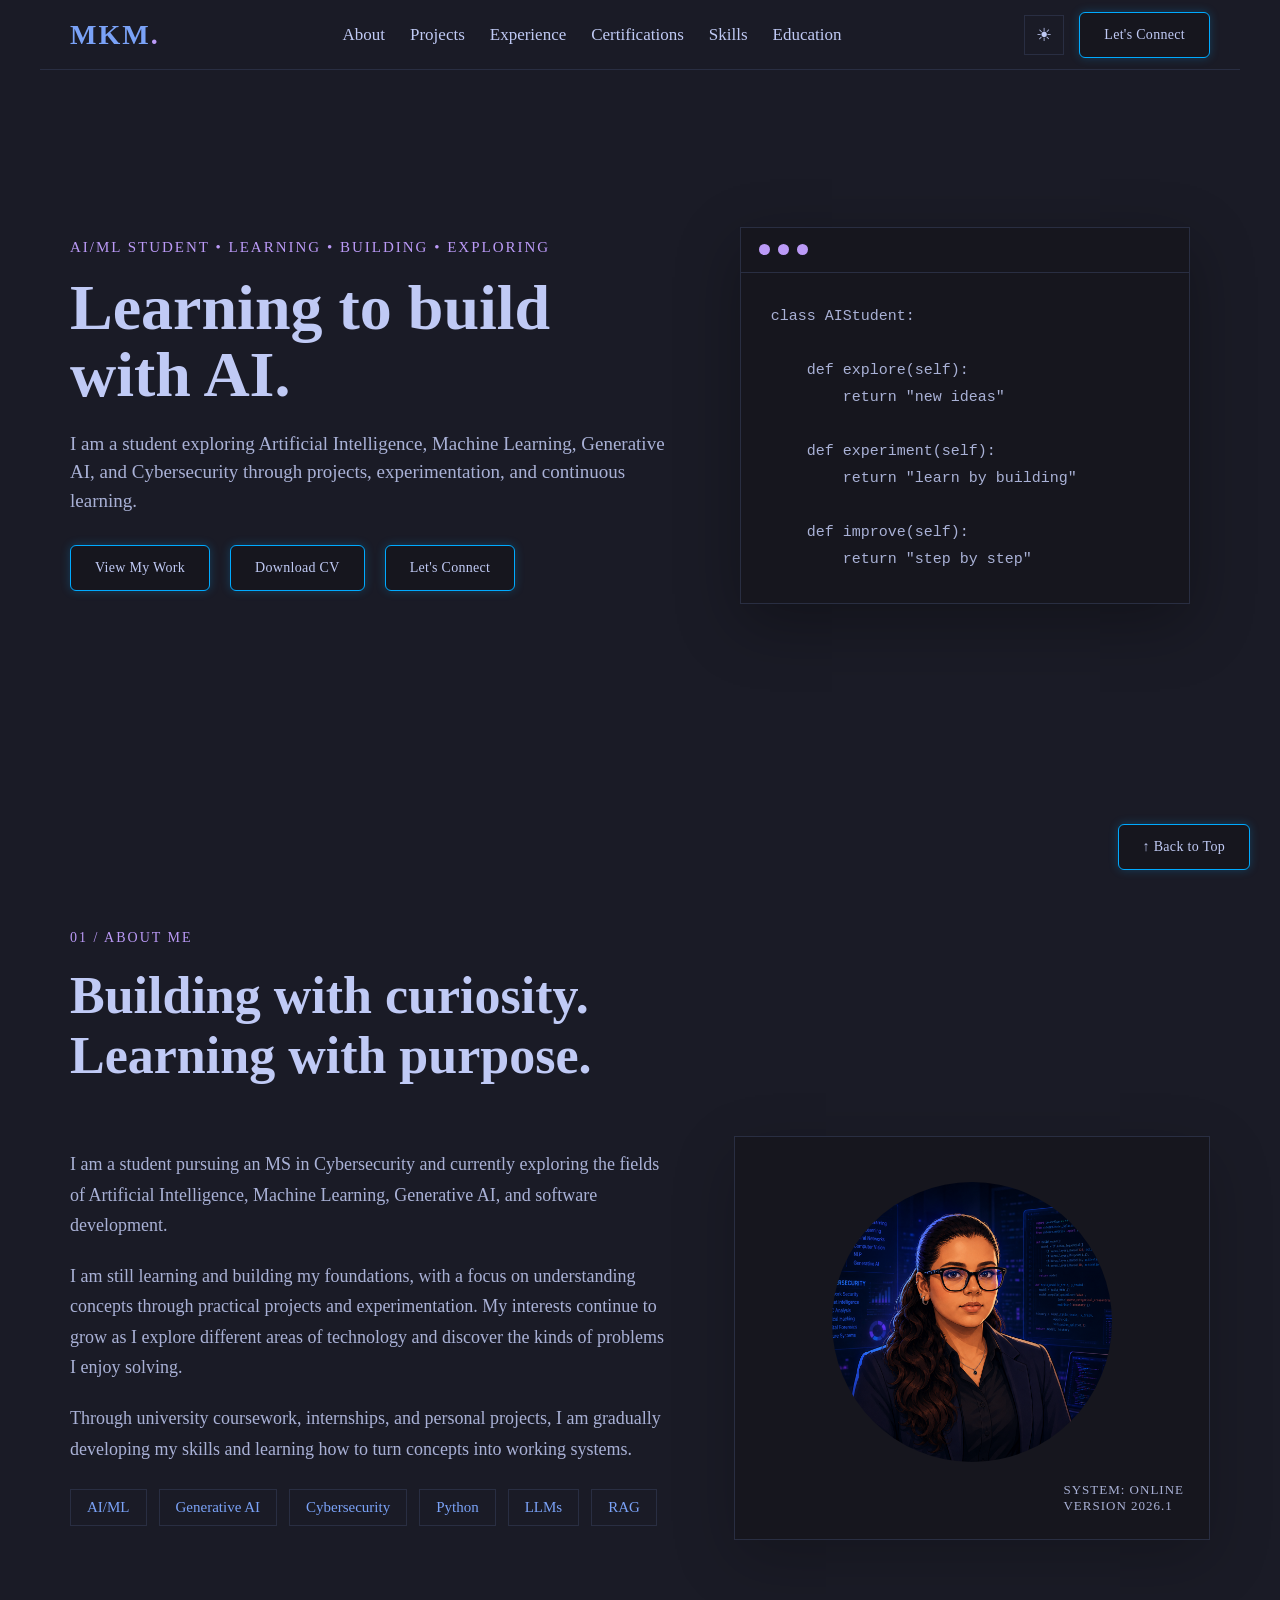
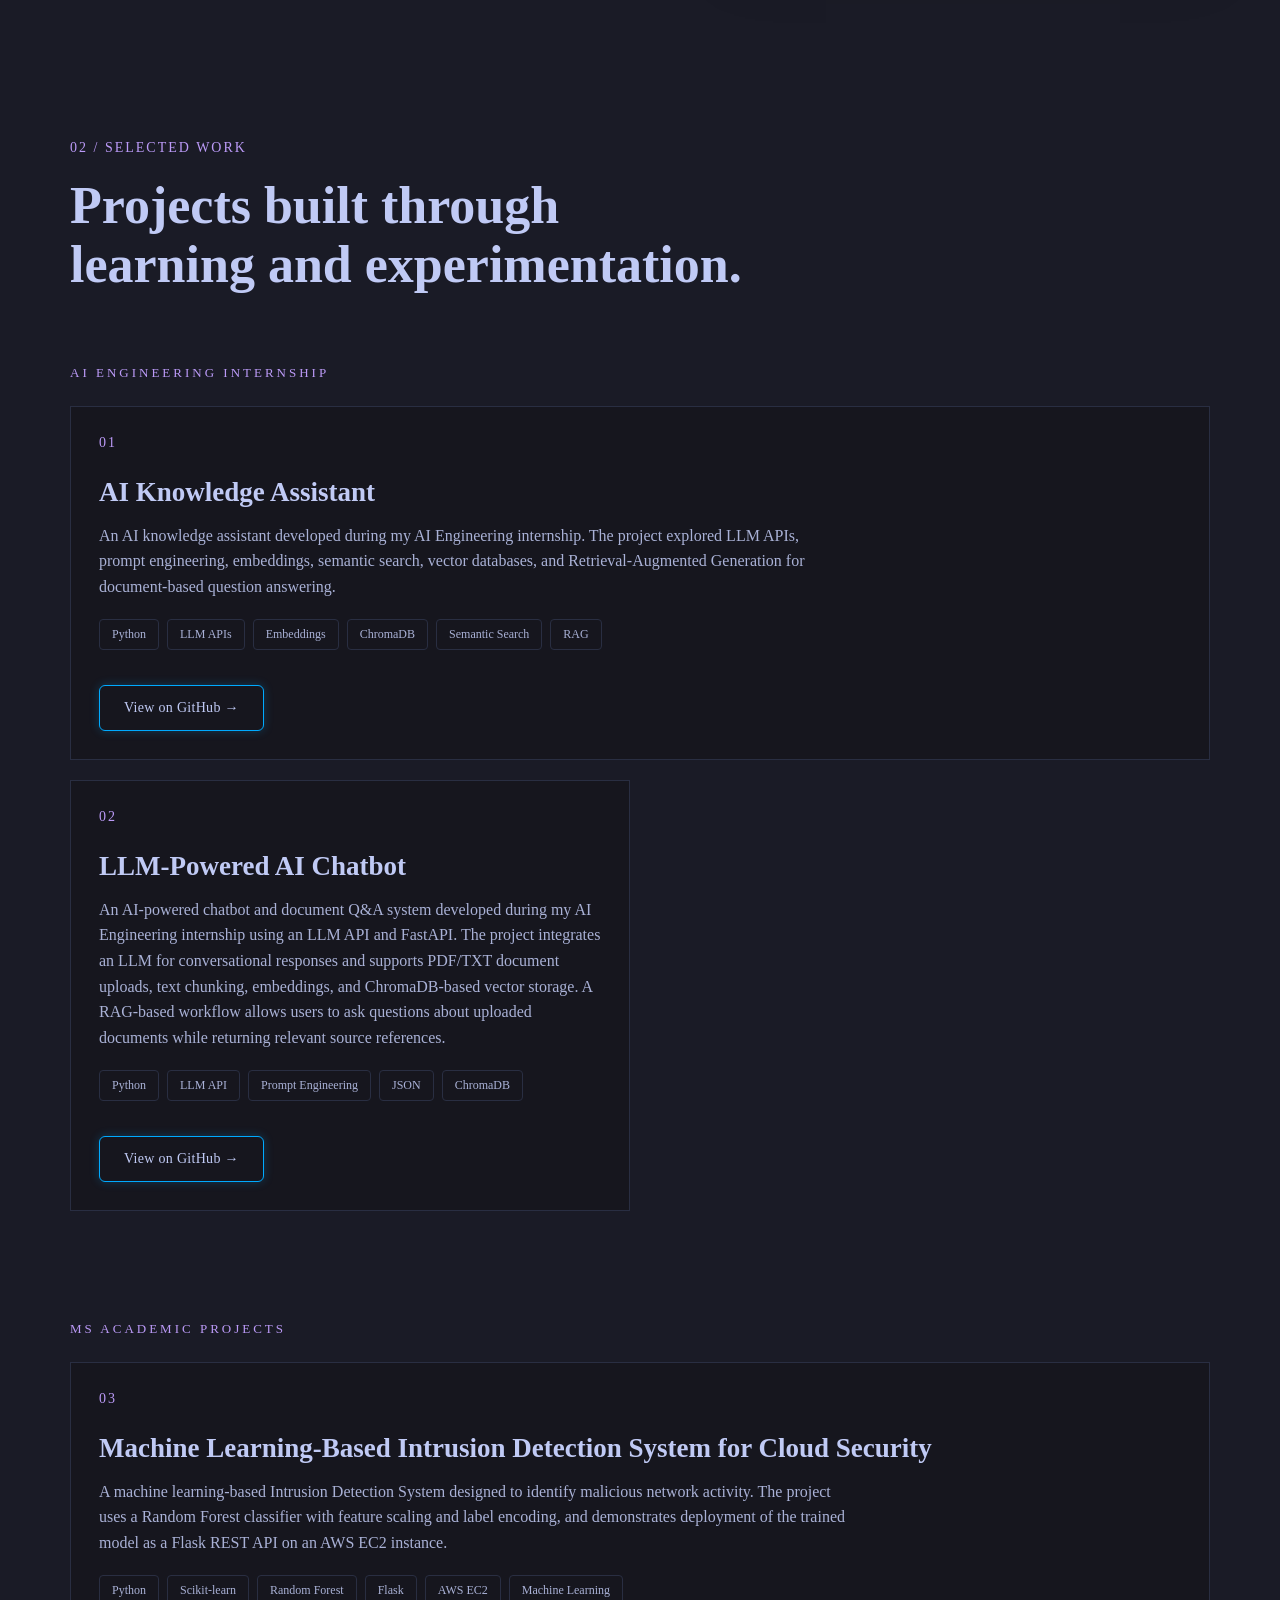
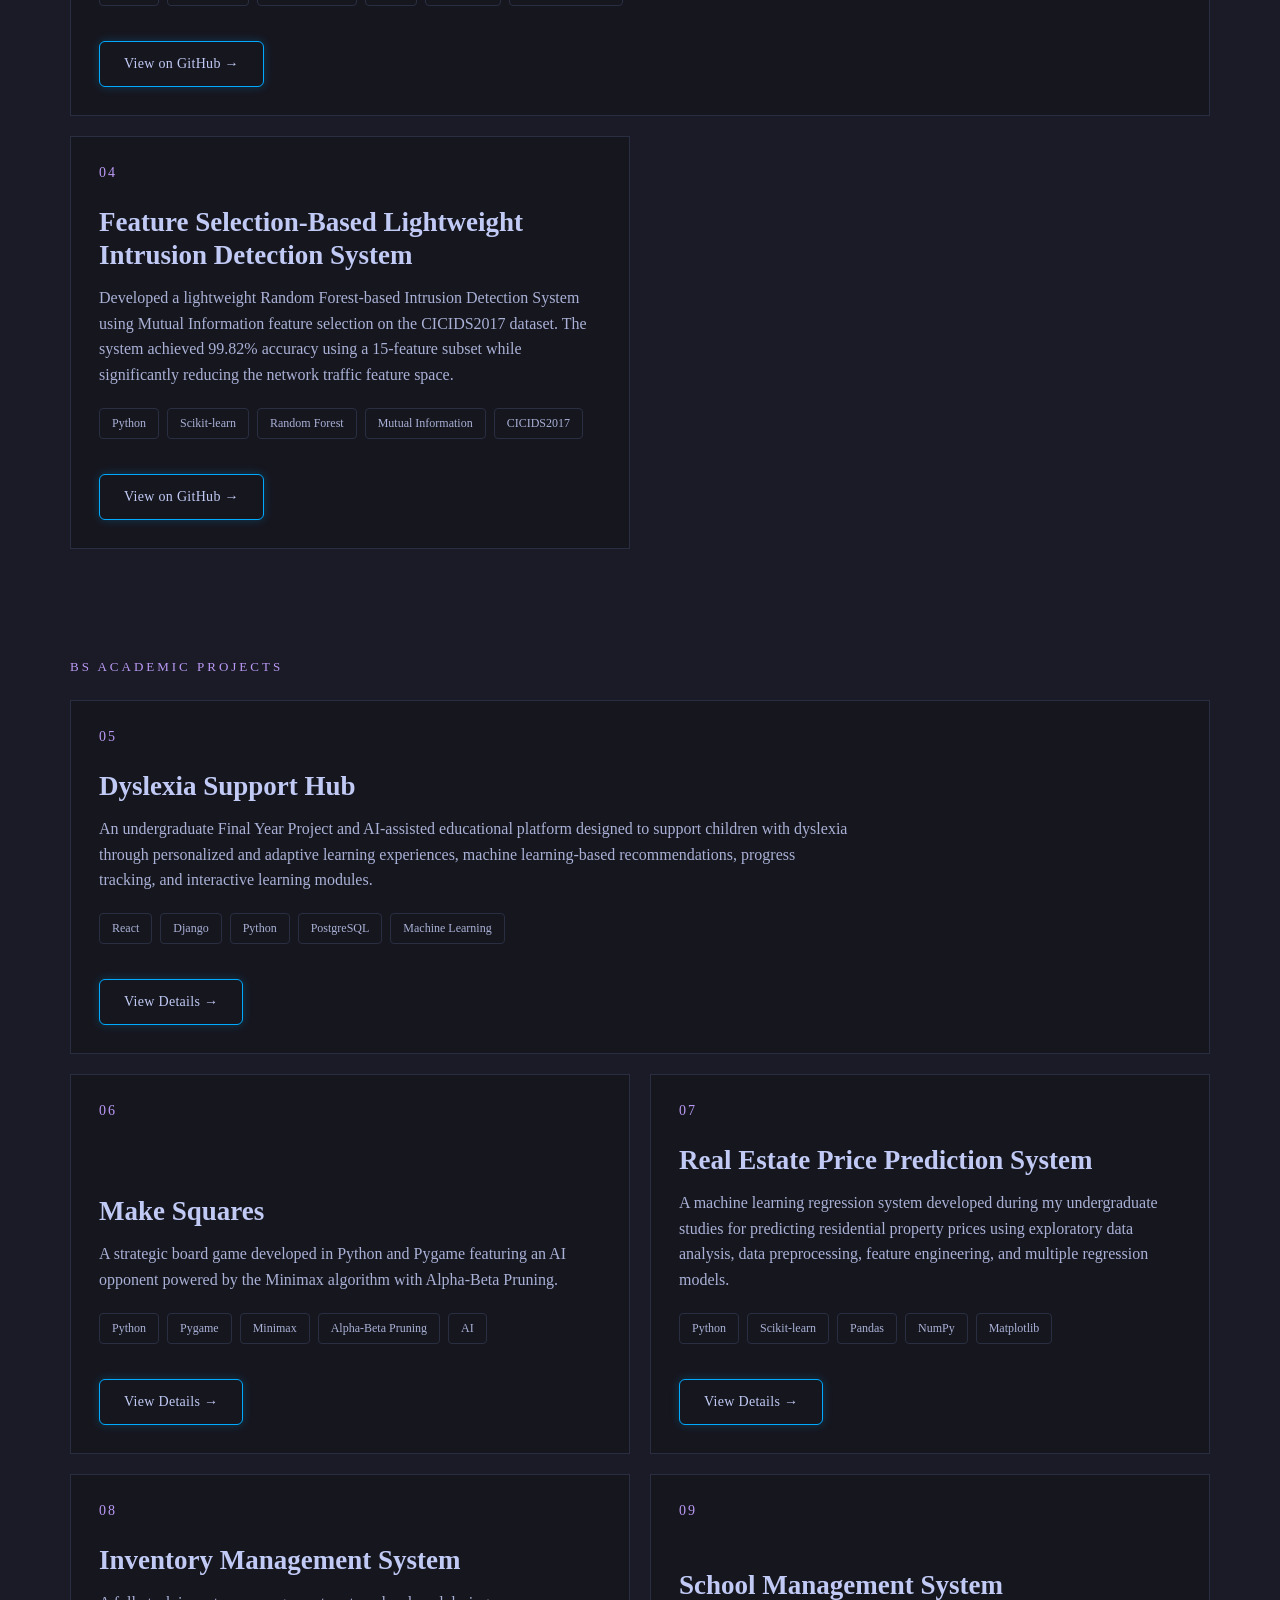
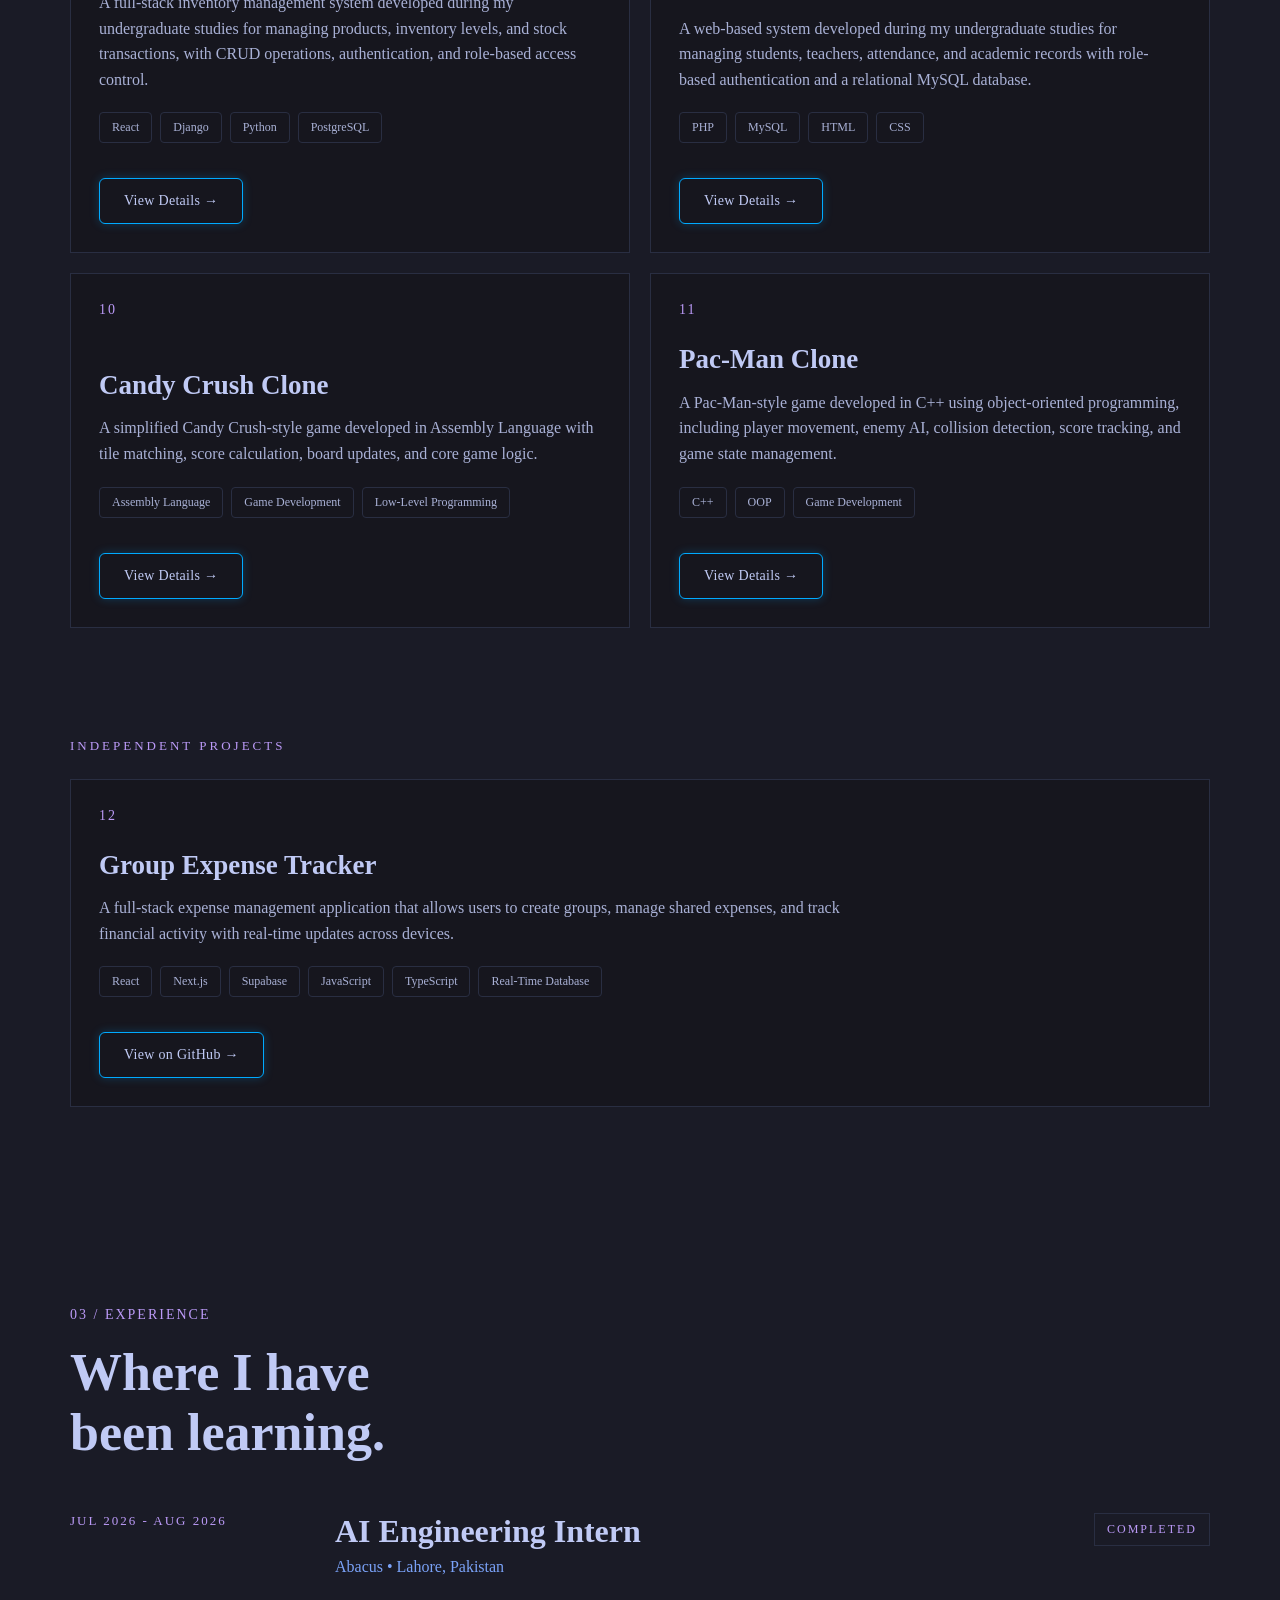
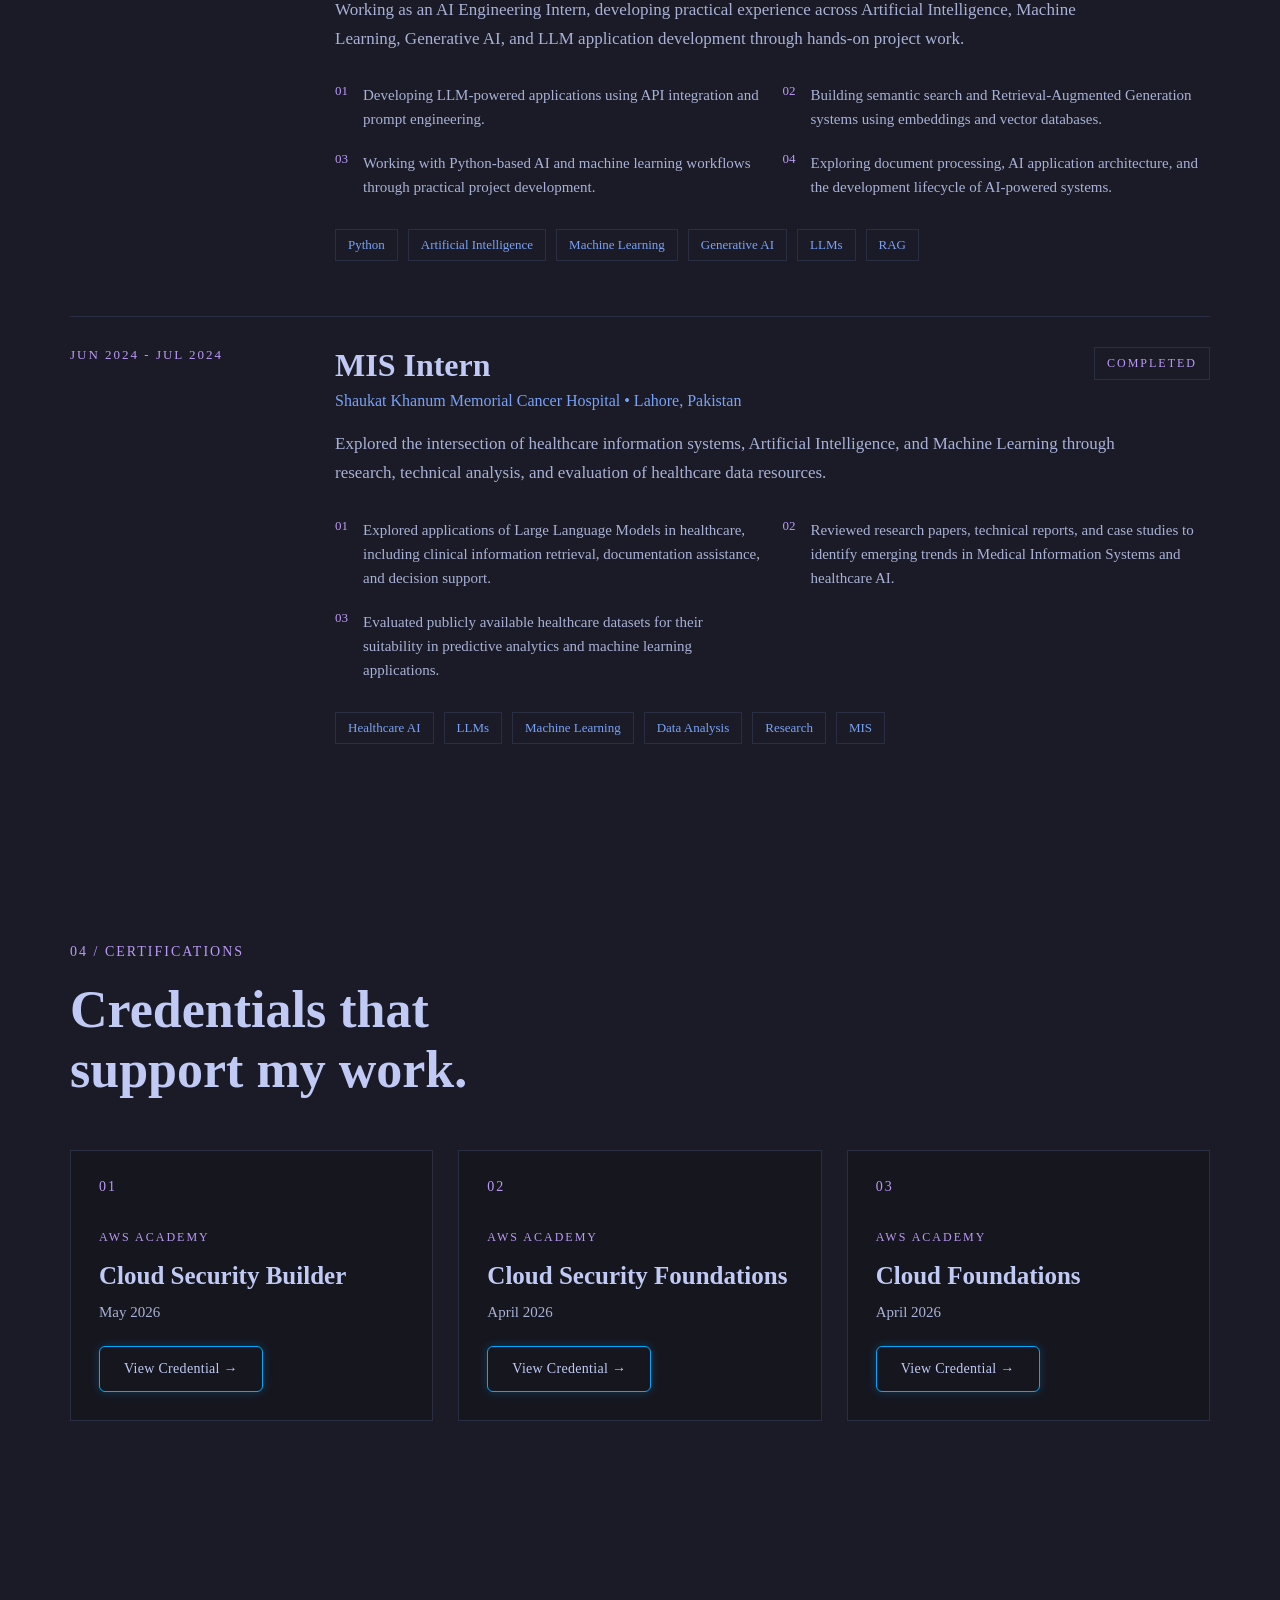
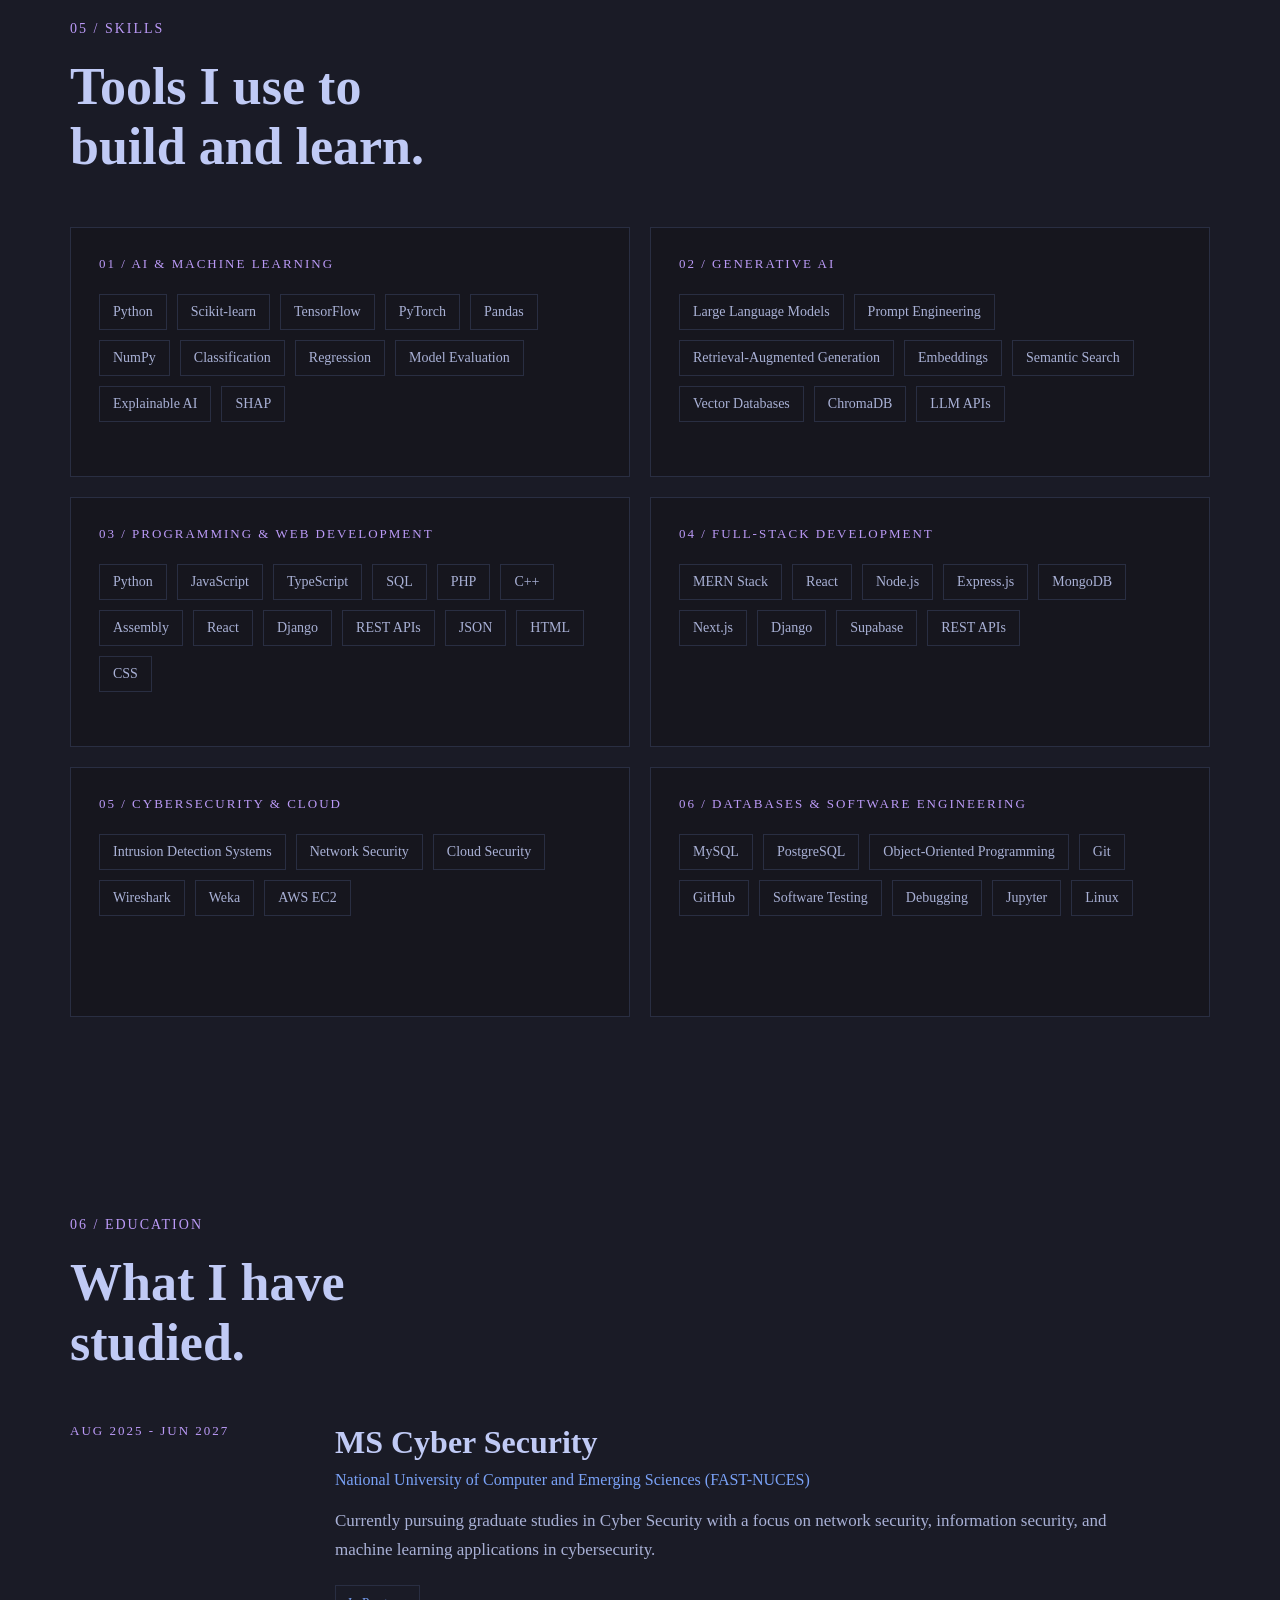
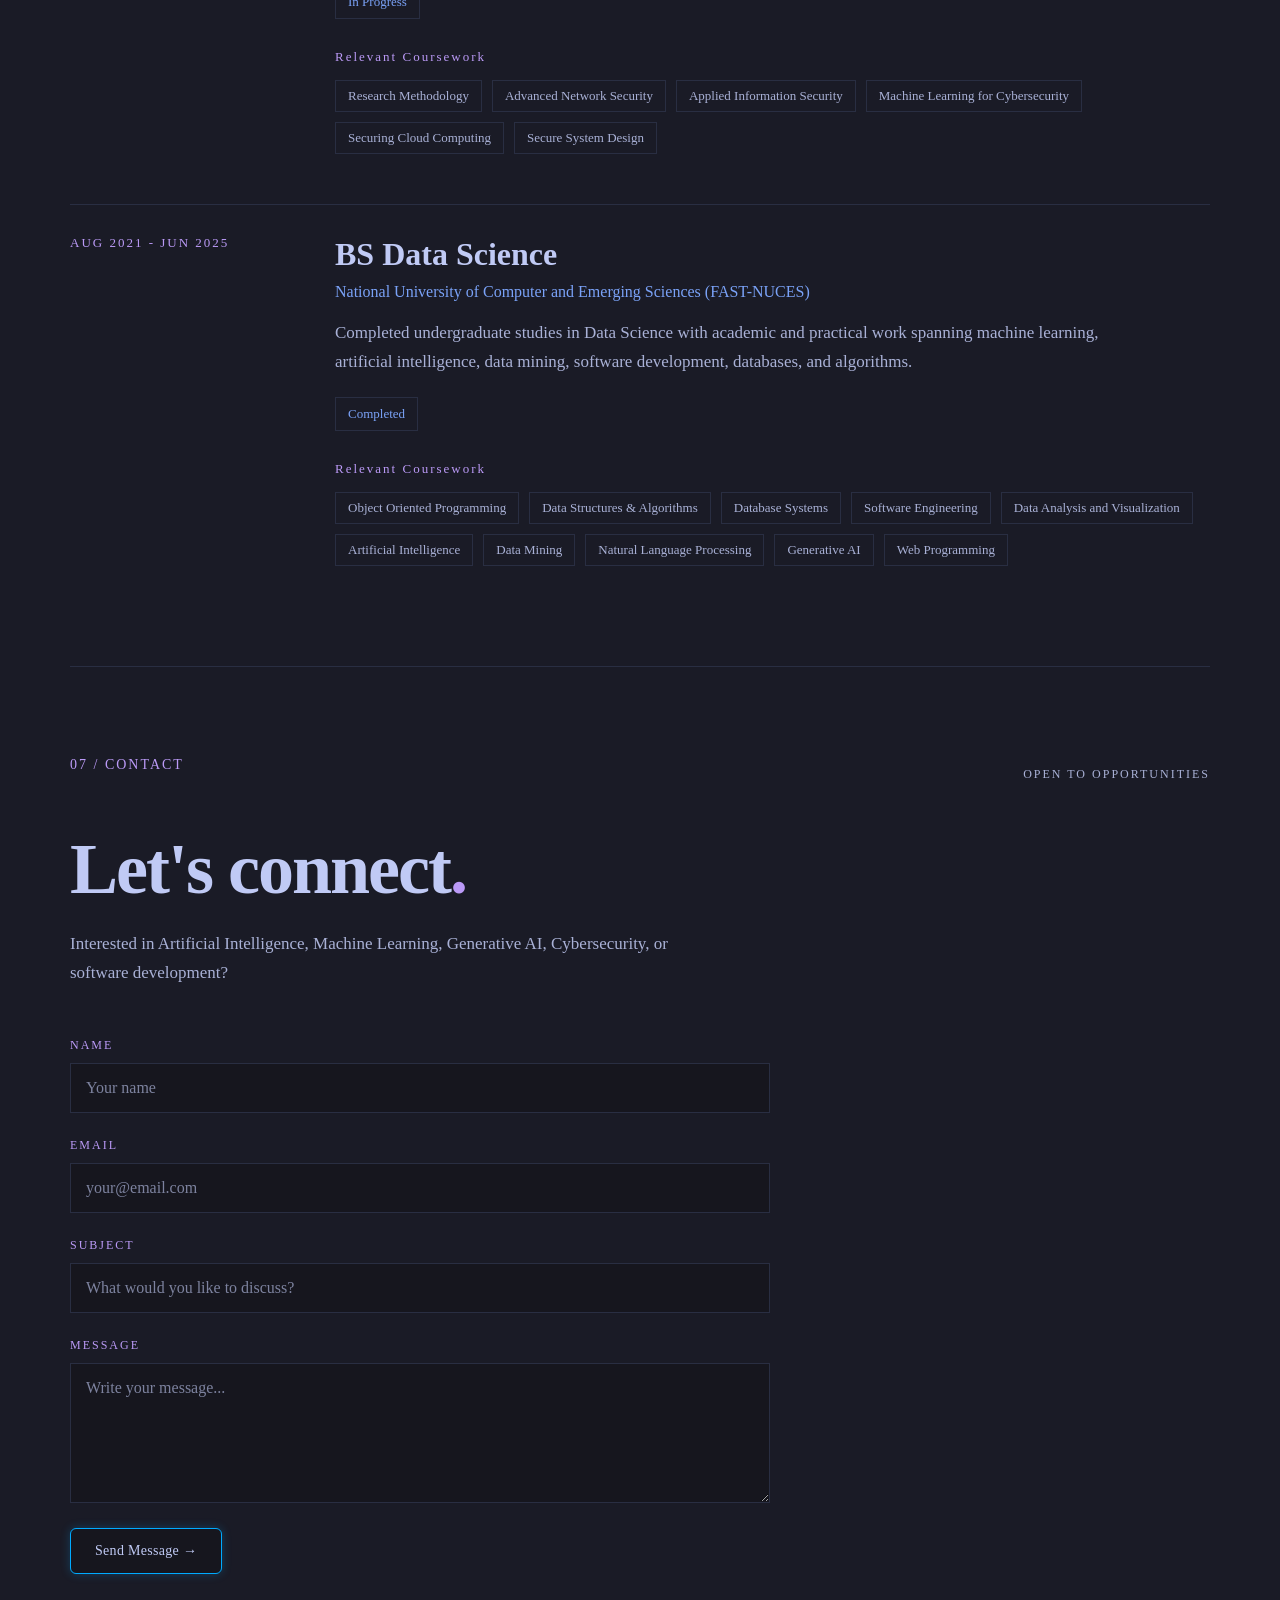
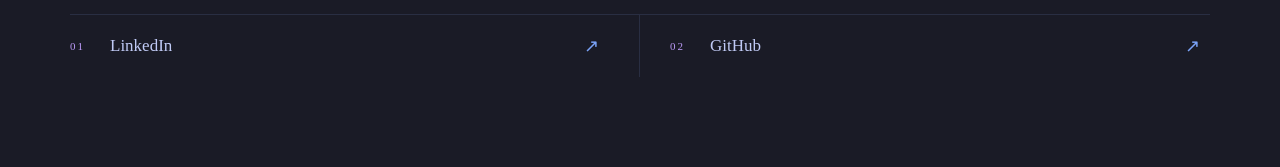
<file: index.html>
<!DOCTYPE html>
<html lang="en">
<head>
<meta charset="UTF-8">
<meta name="viewport" content="width=device-width,initial-scale=1.0">
<title>Minahil Mobin | AI/ML Engineer</title>
<link rel="stylesheet" href="style.css">

<!-- Google tag (gtag.js) -->
<script async src="https://www.googletagmanager.com/gtag/js?id=G-Q1FB6F69KT"></script>
<script>
  window.dataLayer = window.dataLayer || [];
  function gtag(){dataLayer.push(arguments);}
  gtag('js', new Date());

  gtag('config', 'G-Q1FB6F69KT');
</script>

</head>
<body>

<header class="navbar">
<a href="https://minahilmj.github.io/minahil-portfolio/" class="logo">MKM<span>.</span></a>

<nav class="nav-links">
<a href="#about">About</a>
<a href="#projects">Projects</a>
<a href="#experience">Experience</a>
<a href="#certifications">Certifications</a>
<a href="#skills">Skills</a>
<a href="#education">Education</a>
</nav>


<div class="nav-actions">
<button id="theme-toggle" class="theme-toggle">☀</button>
<a href="#contact" class="nav-button">Let's Connect</a>
</div>

</header>

<main>
<!--Hero section started-->
<section class="hero">

<div class="hero-content">

<p class="hero-label">AI/ML STUDENT • LEARNING • BUILDING • EXPLORING</p>

<h2>Learning to build with AI.</h2>

<p class="hero-description">
I am a student exploring Artificial Intelligence, Machine Learning, Generative AI, and Cybersecurity through projects, experimentation, and continuous learning.
</p>

<div class="hero-buttons">
<a href="#projects" class="primary-button">View My Work</a>

<a href="assets/Minahil_Mobin_CV.pdf" class="secondary-button" download="Minahil_Mobin_CV.pdf">
Download CV
</a>

<a href="#contact" class="secondary-button">
Let's Connect
</a>
</div>

</div>

<div class="hero-visual">

<div class="code-card">

<div class="code-header">
<span></span>
<span></span>
<span></span>
</div>

<pre><code>class AIStudent:

    def explore(self):
        return "new ideas"

    def experiment(self):
        return "learn by building"

    def improve(self):
        return "step by step"</code></pre>

</div>

</div>

</section>
<!--Hero section ended-->

<!--info about me-->
<section id="about" class="about-section">

<div class="section-heading">
<p class="section-label">01 / ABOUT ME</p>
<h2>Building with curiosity.<br>Learning with purpose.</h2>
</div>

<div class="about-grid">

<div class="about-text">

<p>
I am a student pursuing an MS in Cybersecurity and currently exploring the fields of Artificial Intelligence, Machine Learning, Generative AI, and software development.
</p>

<p>
I am still learning and building my foundations, with a focus on understanding concepts through practical projects and experimentation. My interests continue to grow as I explore different areas of technology and discover the kinds of problems I enjoy solving.
</p>

<p>
Through university coursework, internships, and personal projects, I am gradually developing my skills and learning how to turn concepts into working systems.
</p>

<div class="about-tags">
<span>AI/ML</span>
<span>Generative AI</span>
<span>Cybersecurity</span>
<span>Python</span>
<span>LLMs</span>
<span>RAG</span>
</div>

</div>

<div class="about-card">

<div class="about-card-top">
<span></span>
<span></span>
</div>

<div class="about-card-content">
<img src="assets/animated_portrait.png" alt="Professional animated portrait">
</div>

<div class="about-card-bottom">
<span></span>
<span>
SYSTEM: ONLINE<br>
VERSION 2026.1
</span>
</div>

</div>

</section>
<!--info about me-->

<!--projects start-->
<section id="projects" class="projects-section">

<div class="section-heading">
<p class="section-label">02 / SELECTED WORK</p>
<h2>Projects built through<br>learning and experimentation.</h2>
</div>

<div class="project-category">
<p class="category-label">AI ENGINEERING INTERNSHIP</p>
</div>

<div class="projects-grid">

<article class="project-card project-featured">

<div class="project-number">01</div>

<div class="project-content">

<h3>AI Knowledge Assistant</h3>

<p>
An AI knowledge assistant developed during my AI Engineering internship. The project explored LLM APIs, prompt engineering, embeddings, semantic search, vector databases, and Retrieval-Augmented Generation for document-based question answering.
</p>

<div class="project-tags">
<span>Python</span>
<span>LLM APIs</span>
<span>Embeddings</span>
<span>ChromaDB</span>
<span>Semantic Search</span>
<span>RAG</span>
</div>

<a href="https://github.com/MinahilMJ/Abacus-AI-Engineering-Internship/tree/main/Week-03/AI-Knowledge-Assistant" class="project-link">
View on GitHub →
</a>

</div>

</article>

<article class="project-card">

<div class="project-number">02</div>

<div class="project-content">

<h3>LLM-Powered AI Chatbot</h3>

<p>
An AI-powered chatbot and document Q&A system developed during my AI Engineering internship using an LLM API and FastAPI. The project integrates an LLM for conversational responses and supports PDF/TXT document uploads, text chunking, embeddings, and ChromaDB-based vector storage. A RAG-based workflow allows users to ask questions about uploaded documents while returning relevant source references.
</p>

<div class="project-tags">
<span>Python</span>
<span>LLM API</span>
<span>Prompt Engineering</span>
<span>JSON</span>
<span>ChromaDB</span>
</div>

<a href="https://github.com/MinahilMJ/Abacus-AI-Engineering-Internship/tree/5b3fd7f7ad811904568ab659b2c12495473e49bc/Week-03/Week-03_Task%2306" class="project-link">
View on GitHub →
</a>

</div>

</article>

</div>


<div class="project-category academic-category">
<p class="category-label">MS ACADEMIC PROJECTS</p>
</div>

<div class="projects-grid">

<article class="project-card project-featured">

<div class="project-number">03</div>

<div class="project-content">

<h3>Machine Learning-Based Intrusion Detection System for Cloud Security</h3>

<p>
A machine learning-based Intrusion Detection System designed to identify malicious network activity. The project uses a Random Forest classifier with feature scaling and label encoding, and demonstrates deployment of the trained model as a Flask REST API on an AWS EC2 instance.
</p>

<div class="project-tags">
<span>Python</span>
<span>Scikit-learn</span>
<span>Random Forest</span>
<span>Flask</span>
<span>AWS EC2</span>
<span>Machine Learning</span>
</div>

<a href="https://github.com/MinahilMJ/MS-Course-Work/tree/203028e331c566f0b637cb11d4a72bdab194be1a/Securing%20Cloud%20Computing" class="project-link">
View on GitHub →
</a>

</div>

</article>

<article class="project-card">

<div class="project-number">04</div>

<div class="project-content">

<h3>Feature Selection-Based Lightweight Intrusion Detection System</h3>

<p>
Developed a lightweight Random Forest-based Intrusion Detection System using Mutual Information feature selection on the CICIDS2017 dataset. The system achieved 99.82% accuracy using a 15-feature subset while significantly reducing the network traffic feature space.
</p>

<div class="project-tags">
<span>Python</span>
<span>Scikit-learn</span>
<span>Random Forest</span>
<span>Mutual Information</span>
<span>CICIDS2017</span>
</div>

<a href="https://github.com/MinahilMJ/MS-Course-Work/tree/871bb68cee7c78723ea1fabd320b7532e15991d5/ML%20for%20Cybersecurity" class="project-link">
View on GitHub →
</a>

</div>

</article>

</div>


<div class="project-category academic-category">
<p class="category-label">BS ACADEMIC PROJECTS</p>
</div>

<div class="projects-grid">

<article class="project-card project-featured">

<div class="project-number">05</div>

<div class="project-content">

<h3>Dyslexia Support Hub</h3>

<p>
An undergraduate Final Year Project and AI-assisted educational platform designed to support children with dyslexia through personalized and adaptive learning experiences, machine learning-based recommendations, progress tracking, and interactive learning modules.
</p>

<div class="project-tags">
<span>React</span>
<span>Django</span>
<span>Python</span>
<span>PostgreSQL</span>
<span>Machine Learning</span>
</div>

<a href="projects/dyslexia-support-hub.html" class="project-link">
View Details →
</a>

</div>

</article>

<article class="project-card">

<div class="project-number">06</div>

<div class="project-content">

<h3>Make Squares</h3>

<p>
A strategic board game developed in Python and Pygame featuring an AI opponent powered by the Minimax algorithm with Alpha-Beta Pruning.
</p>

<div class="project-tags">
<span>Python</span>
<span>Pygame</span>
<span>Minimax</span>
<span>Alpha-Beta Pruning</span>
<span>AI</span>
</div>

<a href="projects/make-squares.html" class="project-link">
View Details →
</a>

</div>

</article>

<article class="project-card">

<div class="project-number">07</div>

<div class="project-content">

<h3>Real Estate Price Prediction System</h3>

<p>
A machine learning regression system developed during my undergraduate studies for predicting residential property prices using exploratory data analysis, data preprocessing, feature engineering, and multiple regression models.
</p>

<div class="project-tags">
<span>Python</span>
<span>Scikit-learn</span>
<span>Pandas</span>
<span>NumPy</span>
<span>Matplotlib</span>
</div>

<a href="projects/real-estate-price-prediction.html" class="project-link">
View Details →
</a>

</div>

</article>

<article class="project-card">

<div class="project-number">08</div>

<div class="project-content">

<h3>Inventory Management System</h3>

<p>
A full-stack inventory management system developed during my undergraduate studies for managing products, inventory levels, and stock transactions, with CRUD operations, authentication, and role-based access control.
</p>

<div class="project-tags">
<span>React</span>
<span>Django</span>
<span>Python</span>
<span>PostgreSQL</span>
</div>

<a href="projects/inventory-management-system.html" class="project-link">
View Details →
</a>

</div>

</article>

<article class="project-card">

<div class="project-number">09</div>

<div class="project-content">

<h3>School Management System</h3>

<p>
A web-based system developed during my undergraduate studies for managing students, teachers, attendance, and academic records with role-based authentication and a relational MySQL database.
</p>

<div class="project-tags">
<span>PHP</span>
<span>MySQL</span>
<span>HTML</span>
<span>CSS</span>
</div>

<a href="projects/school-management-system.html" class="project-link">
View Details →
</a>

</div>

</article>

<article class="project-card">

<div class="project-number">10</div>

<div class="project-content">

<h3>Candy Crush Clone</h3>

<p>
A simplified Candy Crush-style game developed in Assembly Language with tile matching, score calculation, board updates, and core game logic.
</p>

<div class="project-tags">
<span>Assembly Language</span>
<span>Game Development</span>
<span>Low-Level Programming</span>
</div>

<a href="projects/candy-crush-clone.html" class="project-link">
View Details →
</a>

</div>

</article>

<article class="project-card">

<div class="project-number">11</div>

<div class="project-content">

<h3>Pac-Man Clone</h3>

<p>
A Pac-Man-style game developed in C++ using object-oriented programming, including player movement, enemy AI, collision detection, score tracking, and game state management.
</p>

<div class="project-tags">
<span>C++</span>
<span>OOP</span>
<span>Game Development</span>
</div>

<a href="projects/pac-man-clone.html" class="project-link">
View Details →
</a>

</div>

</article>

</div>


<div class="project-category academic-category">
<p class="category-label">INDEPENDENT PROJECTS</p>
</div>

<div class="projects-grid">

<article class="project-card project-featured">

<div class="project-number">12</div>

<div class="project-content">

<h3>Group Expense Tracker</h3>

<p>
A full-stack expense management application that allows users to create groups, manage shared expenses, and track financial activity with real-time updates across devices.
</p>

<div class="project-tags">
<span>React</span>
<span>Next.js</span>
<span>Supabase</span>
<span>JavaScript</span>
<span>TypeScript</span>
<span>Real-Time Database</span>
</div>

<a href="https://github.com/MinahilMJ/Full-Stack-Project.git" class="project-link">
View on GitHub →
</a>

</div>

</article>

</div>

</section>
<!--projects end-->

<!--experience start-->
<section id="experience" class="experience-section">

<div class="section-heading">
<p class="section-label">03 / EXPERIENCE</p>
<h2>Where I have<br>been learning.</h2>
</div>

<div class="experience-list">

<div class="experience-item">

<div class="experience-date">
<p>JUL 2026 - AUG 2026</p>
</div>

<div class="experience-content">

<div class="experience-header">

<div>
<h3>AI Engineering Intern</h3>
<p class="experience-company">Abacus • Lahore, Pakistan</p>
</div>

<span class="experience-status">COMPLETED</span>

</div>

<p>
Working as an AI Engineering Intern, developing practical experience across Artificial Intelligence, Machine Learning, Generative AI, and LLM application development through hands-on project work.
</p>

<div class="experience-highlights">

<div class="highlight-item">
<span>01</span>
<p>Developing LLM-powered applications using API integration and prompt engineering.</p>
</div>

<div class="highlight-item">
<span>02</span>
<p>Building semantic search and Retrieval-Augmented Generation systems using embeddings and vector databases.</p>
</div>

<div class="highlight-item">
<span>03</span>
<p>Working with Python-based AI and machine learning workflows through practical project development.</p>
</div>

<div class="highlight-item">
<span>04</span>
<p>Exploring document processing, AI application architecture, and the development lifecycle of AI-powered systems.</p>
</div>

</div>

<div class="experience-tags">

<span>Python</span>
<span>Artificial Intelligence</span>
<span>Machine Learning</span>
<span>Generative AI</span>
<span>LLMs</span>
<span>RAG</span>

</div>

</div>

</div>


<div class="experience-item">

<div class="experience-date">
<p>JUN 2024 - JUL 2024</p>
</div>

<div class="experience-content">

<div class="experience-header">

<div>
<h3>MIS Intern</h3>
<p class="experience-company">Shaukat Khanum Memorial Cancer Hospital • Lahore, Pakistan</p>
</div>

<span class="experience-status">COMPLETED</span>

</div>

<p>
Explored the intersection of healthcare information systems, Artificial Intelligence, and Machine Learning through research, technical analysis, and evaluation of healthcare data resources.
</p>

<div class="experience-highlights">

<div class="highlight-item">
<span>01</span>
<p>Explored applications of Large Language Models in healthcare, including clinical information retrieval, documentation assistance, and decision support.</p>
</div>

<div class="highlight-item">
<span>02</span>
<p>Reviewed research papers, technical reports, and case studies to identify emerging trends in Medical Information Systems and healthcare AI.</p>
</div>

<div class="highlight-item">
<span>03</span>
<p>Evaluated publicly available healthcare datasets for their suitability in predictive analytics and machine learning applications.</p>
</div>

</div>

<div class="experience-tags">

<span>Healthcare AI</span>
<span>LLMs</span>
<span>Machine Learning</span>
<span>Data Analysis</span>
<span>Research</span>
<span>MIS</span>

</div>

</div>

</div>

</div>

</section>
<!--experience end-->

<!--certifications start-->
<section id="certifications" class="certifications-section">

<div class="section-heading">
<p class="section-label">04 / CERTIFICATIONS</p>
<h2>Credentials that<br>support my work.</h2>
</div>

<div class="certifications-grid">

<article class="certification-card">

<div class="certification-number">01</div>

<div class="certification-content">

<p class="certification-issuer">AWS ACADEMY</p>

<h3>Cloud Security Builder</h3>

<p class="certification-date">May 2026</p>

<a href="https://www.credly.com/go/vKgWp8ci8EnIdfaHgxq1pg" target="_blank" class="certification-link">
View Credential →
</a>

</div>

</article>

<article class="certification-card">

<div class="certification-number">02</div>

<div class="certification-content">

<p class="certification-issuer">AWS ACADEMY</p>

<h3>Cloud Security Foundations</h3>

<p class="certification-date">April 2026</p>

<a href="http://credly.com/go/Biiq3FkDWRwwiSMA7cnZ9g" target="_blank" class="certification-link">
View Credential →
</a>

</div>

</article>

<article class="certification-card">

<div class="certification-number">03</div>

<div class="certification-content">

<p class="certification-issuer">AWS ACADEMY</p>

<h3>Cloud Foundations</h3>

<p class="certification-date">April 2026</p>

<a href="https://www.credly.com/badges/598d8cc3-6eda-43e9-9399-3ee158013726" target="_blank" class="certification-link">
View Credential →
</a>

</div>

</article>

</div>

</section>
<!--certifications end-->

<!--skills start-->
<section id="skills" class="skills-section">

<div class="section-heading">
<p class="section-label">05 / SKILLS</p>
<h2>Tools I use to<br>build and learn.</h2>
</div>

<div class="skills-grid">

<div class="skill-category">

<p class="skill-category-label">01 / AI & MACHINE LEARNING</p>

<div class="skill-list">
<span>Python</span>
<span>Scikit-learn</span>
<span>TensorFlow</span>
<span>PyTorch</span>
<span>Pandas</span>
<span>NumPy</span>
<span>Classification</span>
<span>Regression</span>
<span>Model Evaluation</span>
<span>Explainable AI</span>
<span>SHAP</span>
</div>

</div>

<div class="skill-category">

<p class="skill-category-label">02 / GENERATIVE AI</p>

<div class="skill-list">
<span>Large Language Models</span>
<span>Prompt Engineering</span>
<span>Retrieval-Augmented Generation</span>
<span>Embeddings</span>
<span>Semantic Search</span>
<span>Vector Databases</span>
<span>ChromaDB</span>
<span>LLM APIs</span>
</div>

</div>

<div class="skill-category">

<p class="skill-category-label">03 / PROGRAMMING & WEB DEVELOPMENT</p>

<div class="skill-list">
<span>Python</span>
<span>JavaScript</span>
<span>TypeScript</span>
<span>SQL</span>
<span>PHP</span>
<span>C++</span>
<span>Assembly</span>
<span>React</span>
<span>Django</span>
<span>REST APIs</span>
<span>JSON</span>
<span>HTML</span>
<span>CSS</span>
</div>

</div>

<div class="skill-category">

<p class="skill-category-label">04 / FULL-STACK DEVELOPMENT</p>

<div class="skill-list">
<span>MERN Stack</span>
<span>React</span>
<span>Node.js</span>
<span>Express.js</span>
<span>MongoDB</span>
<span>Next.js</span>
<span>Django</span>
<span>Supabase</span>
<span>REST APIs</span>
</div>

</div>

<div class="skill-category">

<p class="skill-category-label">05 / CYBERSECURITY & CLOUD</p>

<div class="skill-list">
<span>Intrusion Detection Systems</span>
<span>Network Security</span>
<span>Cloud Security</span>
<span>Wireshark</span>
<span>Weka</span>
<span>AWS EC2</span>
</div>

</div>

<div class="skill-category">

<p class="skill-category-label">06 / DATABASES & SOFTWARE ENGINEERING</p>

<div class="skill-list">
<span>MySQL</span>
<span>PostgreSQL</span>
<span>Object-Oriented Programming</span>
<span>Git</span>
<span>GitHub</span>
<span>Software Testing</span>
<span>Debugging</span>
<span>Jupyter</span>
<span>Linux</span>
</div>

</div>

</div>

</section>
<!--skills end-->

<!--education start-->
<section id="education" class="education-section">

<div class="section-heading">
<p class="section-label">06 / EDUCATION</p>
<h2>What I have<br>studied.</h2>
</div>

<div class="education-list">

<div class="education-item">

<div class="education-date">
<p>AUG 2025 - JUN 2027</p>
</div>

<div class="education-content">

<h3>MS Cyber Security</h3>

<p class="education-institution">
National University of Computer and Emerging Sciences (FAST-NUCES)
</p>

<p class="education-description">
Currently pursuing graduate studies in Cyber Security with a focus on network security, information security, and machine learning applications in cybersecurity.
</p>

<div class="education-meta">
<span>In Progress</span>
</div>

<div class="education-coursework">
<p>Relevant Coursework</p>
<span>Research Methodology</span>
<span>Advanced Network Security</span>
<span>Applied Information Security</span>
<span>Machine Learning for Cybersecurity</span>
<span>Securing Cloud Computing</span>
<span>Secure System Design</span>
</div>

</div>

</div>

<div class="education-item">

<div class="education-date">
<p>AUG 2021 - JUN 2025</p>
</div>

<div class="education-content">

<h3>BS Data Science</h3>

<p class="education-institution">
National University of Computer and Emerging Sciences (FAST-NUCES)
</p>

<p class="education-description">
Completed undergraduate studies in Data Science with academic and practical work spanning machine learning, artificial intelligence, data mining, software development, databases, and algorithms.
</p>

<div class="education-meta">
<span>Completed</span>
</div>

<div class="education-coursework">
<p>Relevant Coursework</p>
<span>Object Oriented Programming</span>
<span>Data Structures & Algorithms</span>
<span>Database Systems</span>
<span>Software Engineering</span>
<span>Data Analysis and Visualization</span>
<span>Artificial Intelligence</span>
<span>Data Mining</span>
<span>Natural Language Processing</span>
<span>Generative AI</span>
<span>Web Programming</span>
</div>

</div>

</div>

</div>

</section>
<!--education end-->

<!--contact start-->

<section id="contact" class="contact-section">

<div class="contact-top">

<p class="section-label">07 / CONTACT</p>

<p class="contact-small-text">
OPEN TO OPPORTUNITIES
</p>

</div>

<div class="contact-main">

<h2>Let's connect<span>.</span></h2>

<p>
Interested in Artificial Intelligence, Machine Learning, Generative AI, Cybersecurity, or software development?
</p>

<form id="contact-form" class="contact-form" action="https://formspree.io/f/mbdnawrz" method="POST">

<div class="form-group">
<label for="name">NAME</label>
<input type="text" id="name" name="name" placeholder="Your name" required>
</div>

<div class="form-group">
<label for="email">EMAIL</label>
<input type="email" id="email" name="email" placeholder="your@email.com" required>
</div>

<div class="form-group">
<label for="subject">SUBJECT</label>
<input type="text" id="subject" name="subject" placeholder="What would you like to discuss?" required>
</div>

<div class="form-group">
<label for="message">MESSAGE</label>
<textarea id="message" name="message" rows="6" placeholder="Write your message..." required></textarea>
</div>

<button type="submit" class="contact-submit">
Send Message →
</button>

<p id="form-success" class="form-success">
Message sent successfully. Thank you for reaching out.
</p>

</form>

</div>

<div class="contact-bottom">

<div class="contact-line"></div>

<div class="contact-links">

<a href="https://www.linkedin.com/in/minahil-m-71aa5b253" target="_blank">
<span>01</span>
LinkedIn
<i>↗</i>
</a>

<a href="https://github.com/MinahilMJ" target="_blank">
<span>02</span>
GitHub
<i>↗</i>
</a>

</div>

</div>

</section>
<!--contact end-->


</main>

<a href="https://minahilmj.github.io/minahil-portfolio/" class="back-to-top">
↑ Back to Top
</a>

<script src="script.js"></script>
</body>
</html>
</file>
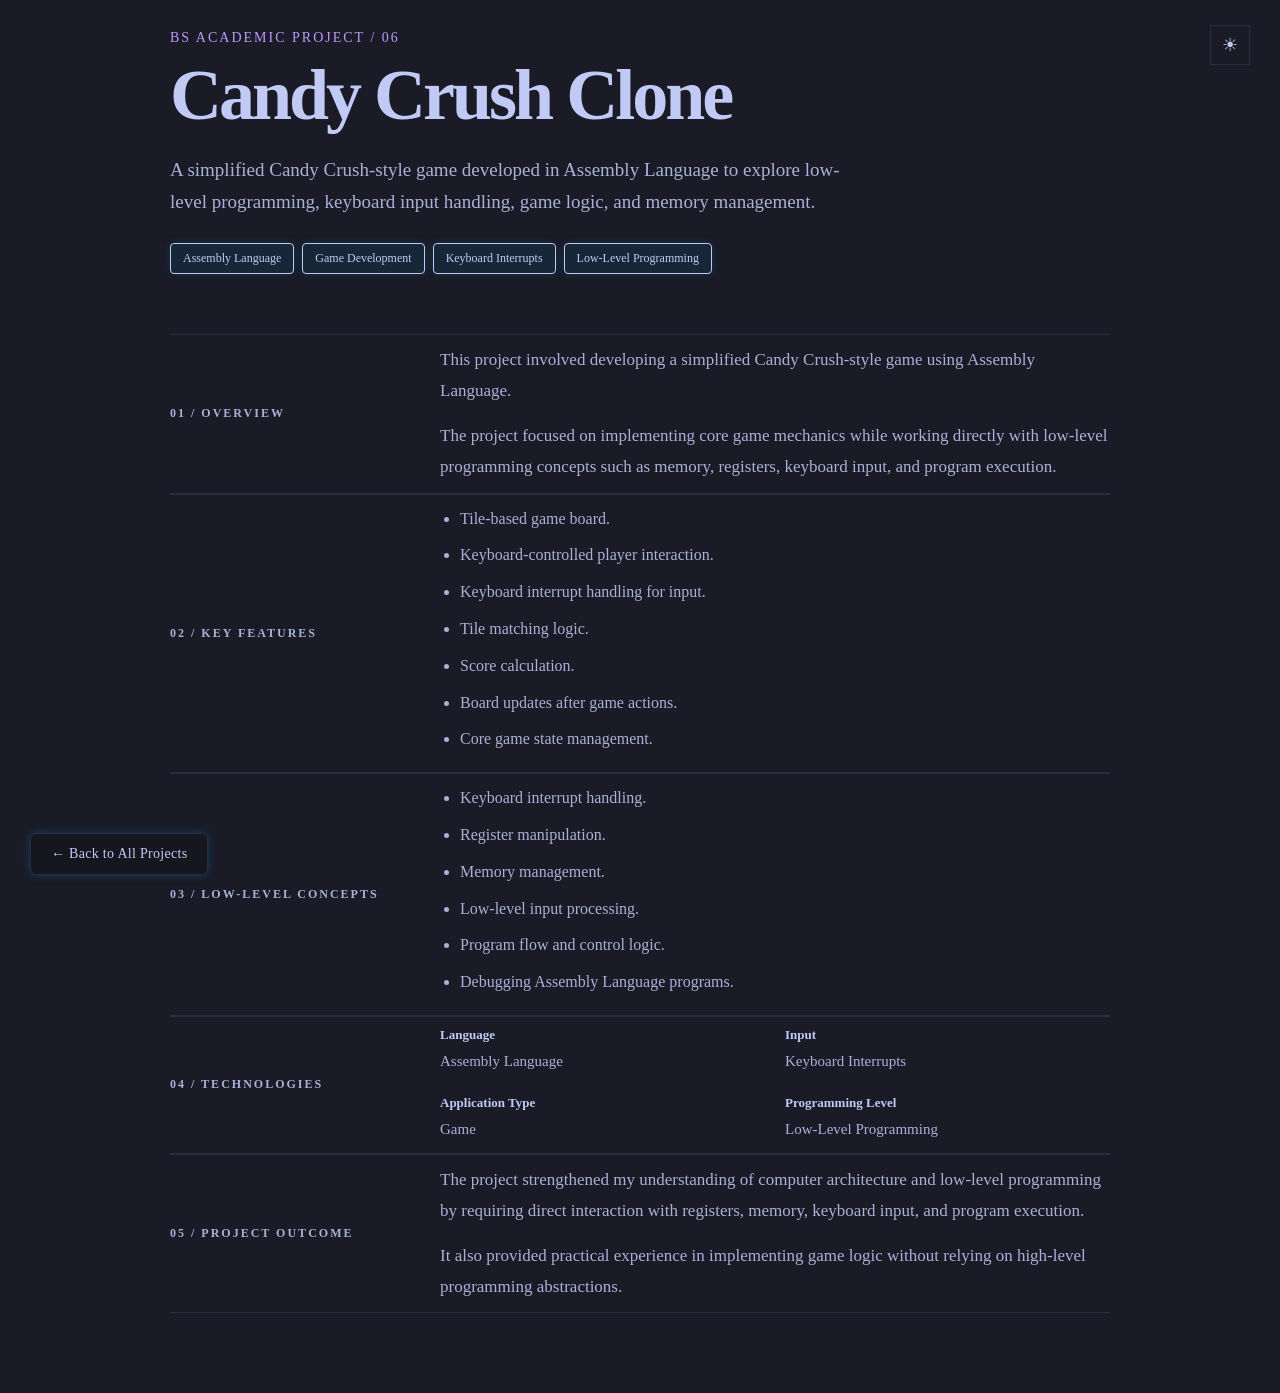
<file: projects/candy-crush-clone.html>
<!DOCTYPE html>

<html lang="en">
<head>
<meta charset="UTF-8">
<meta name="viewport" content="width=device-width,initial-scale=1.0">
<title>Candy Crush Clone | Minahil Mobin</title>
<link rel="stylesheet" href="../style.css">

<!-- Google tag (gtag.js) -->
<script async src="https://www.googletagmanager.com/gtag/js?id=G-Q1FB6F69KT"></script>
<script>
  window.dataLayer = window.dataLayer || [];
  function gtag(){dataLayer.push(arguments);}
  gtag('js', new Date());

  gtag('config', 'G-Q1FB6F69KT');
</script>

</head>

<body>

<button class="theme-toggle" id="theme-toggle" aria-label="Toggle theme">☀</button>

<main class="project-page">

<div class="project-container">

<section class="project-hero">

<p class="section-label">BS ACADEMIC PROJECT / 06</p>

<h1>Candy Crush Clone</h1>

<p class="project-intro">
A simplified Candy Crush-style game developed in Assembly Language to explore low-level programming, keyboard input handling, game logic, and memory management.
</p>

<div class="project-tags">
<span>Assembly Language</span>
<span>Game Development</span>
<span>Keyboard Interrupts</span>
<span>Low-Level Programming</span>
</div>

</section>

<section class="project-details">

<div class="project-detail-block">

<p class="detail-label">01 / OVERVIEW</p>

<div class="detail-content">

<p>
This project involved developing a simplified Candy Crush-style game using Assembly Language.
</p>

<p>
The project focused on implementing core game mechanics while working directly with low-level programming concepts such as memory, registers, keyboard input, and program execution.
</p>

</div>

</div>

<div class="project-detail-block">

<p class="detail-label">02 / KEY FEATURES</p>

<div class="detail-content">

<ul>
<li>Tile-based game board.</li>
<li>Keyboard-controlled player interaction.</li>
<li>Keyboard interrupt handling for input.</li>
<li>Tile matching logic.</li>
<li>Score calculation.</li>
<li>Board updates after game actions.</li>
<li>Core game state management.</li>
</ul>

</div>

</div>

<div class="project-detail-block">

<p class="detail-label">03 / LOW-LEVEL CONCEPTS</p>

<div class="detail-content">

<ul>
<li>Keyboard interrupt handling.</li>
<li>Register manipulation.</li>
<li>Memory management.</li>
<li>Low-level input processing.</li>
<li>Program flow and control logic.</li>
<li>Debugging Assembly Language programs.</li>
</ul>

</div>

</div>

<div class="project-detail-block">

<p class="detail-label">04 / TECHNOLOGIES</p>

<div class="detail-content">

<div class="technology-grid">

<div>
<strong>Language</strong>
<p>Assembly Language</p>
</div>

<div>
<strong>Input</strong>
<p>Keyboard Interrupts</p>
</div>

<div>
<strong>Application Type</strong>
<p>Game</p>
</div>

<div>
<strong>Programming Level</strong>
<p>Low-Level Programming</p>
</div>

</div>

</div>

</div>

<div class="project-detail-block">

<p class="detail-label">05 / PROJECT OUTCOME</p>

<div class="detail-content">

<p>
The project strengthened my understanding of computer architecture and low-level programming by requiring direct interaction with registers, memory, keyboard input, and program execution.
</p>

<p>
It also provided practical experience in implementing game logic without relying on high-level programming abstractions.
</p>

</div>

</div>

</section>

</div>

<a href="../index.html#projects" class="back-projects-link">
← Back to All Projects
</a>

</main>

<script src="../script.js"></script>

</body>
</html>
</file>
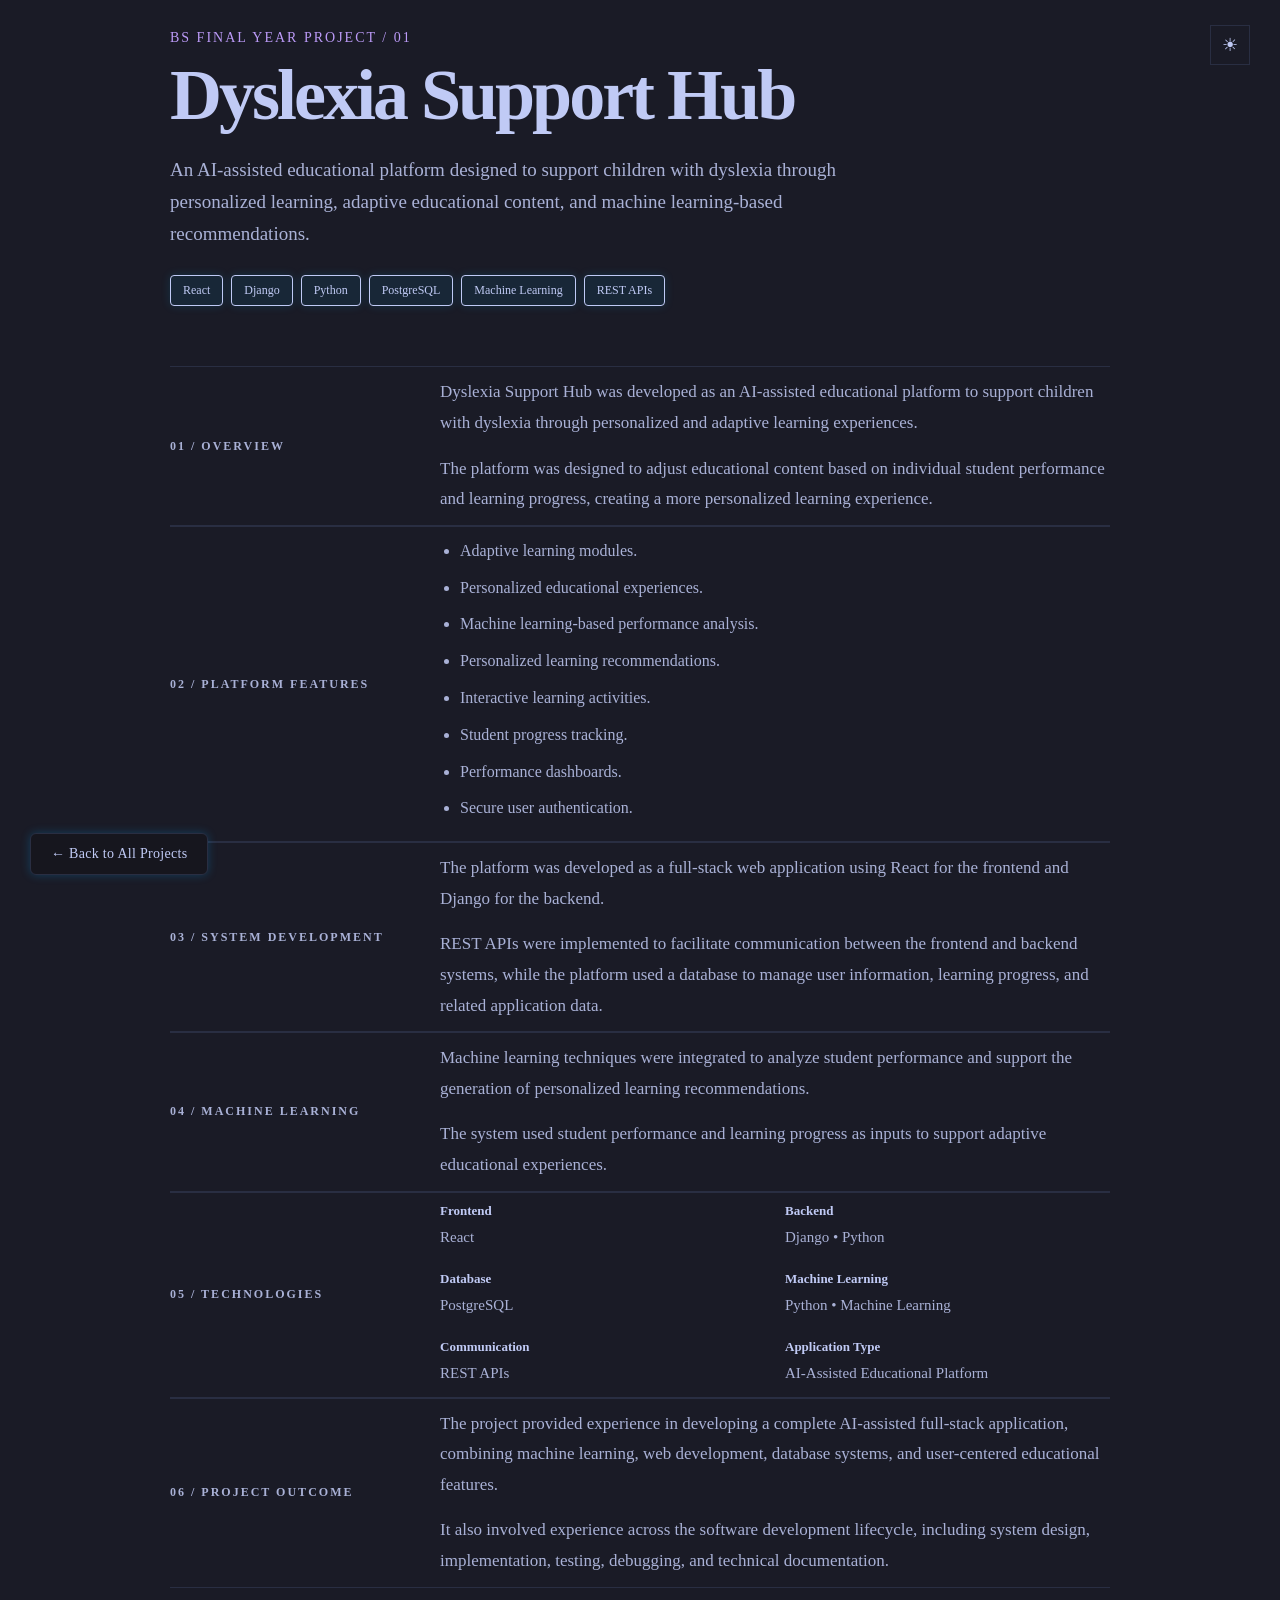
<file: projects/dyslexia-support-hub.html>
<!DOCTYPE html>
<html lang="en">
<head>
<meta charset="UTF-8">
<meta name="viewport" content="width=device-width,initial-scale=1.0">
<title>Dyslexia Support Hub | Minahil Mobin</title>
<link rel="stylesheet" href="../style.css">

<!-- Google tag (gtag.js) -->
<script async src="https://www.googletagmanager.com/gtag/js?id=G-Q1FB6F69KT"></script>
<script>
  window.dataLayer = window.dataLayer || [];
  function gtag(){dataLayer.push(arguments);}
  gtag('js', new Date());

  gtag('config', 'G-Q1FB6F69KT');
</script>

</head>

<body>

<button class="theme-toggle" id="theme-toggle" aria-label="Toggle theme">
☀
</button>

<main class="project-page">

<section class="project-hero">

<p class="section-label">BS FINAL YEAR PROJECT / 01</p>

<h1>Dyslexia Support Hub</h1>

<p class="project-intro">
An AI-assisted educational platform designed to support children with dyslexia through personalized learning, adaptive educational content, and machine learning-based recommendations.
</p>

<div class="project-tags">
<span>React</span>
<span>Django</span>
<span>Python</span>
<span>PostgreSQL</span>
<span>Machine Learning</span>
<span>REST APIs</span>
</div>

</section>

<section class="project-details">

<div class="project-detail-block">

<p class="detail-label">01 / OVERVIEW</p>

<div class="detail-content">

<p>
Dyslexia Support Hub was developed as an AI-assisted educational platform to support children with dyslexia through personalized and adaptive learning experiences.
</p>

<p>
The platform was designed to adjust educational content based on individual student performance and learning progress, creating a more personalized learning experience.
</p>

</div>

</div>

<div class="project-detail-block">

<p class="detail-label">02 / PLATFORM FEATURES</p>

<div class="detail-content">

<ul>
<li>Adaptive learning modules.</li>
<li>Personalized educational experiences.</li>
<li>Machine learning-based performance analysis.</li>
<li>Personalized learning recommendations.</li>
<li>Interactive learning activities.</li>
<li>Student progress tracking.</li>
<li>Performance dashboards.</li>
<li>Secure user authentication.</li>
</ul>

</div>

</div>

<div class="project-detail-block">

<p class="detail-label">03 / SYSTEM DEVELOPMENT</p>

<div class="detail-content">

<p>
The platform was developed as a full-stack web application using React for the frontend and Django for the backend.
</p>

<p>
REST APIs were implemented to facilitate communication between the frontend and backend systems, while the platform used a database to manage user information, learning progress, and related application data.
</p>

</div>

</div>

<div class="project-detail-block">

<p class="detail-label">04 / MACHINE LEARNING</p>

<div class="detail-content">

<p>
Machine learning techniques were integrated to analyze student performance and support the generation of personalized learning recommendations.
</p>

<p>
The system used student performance and learning progress as inputs to support adaptive educational experiences.
</p>

</div>

</div>

<div class="project-detail-block">

<p class="detail-label">05 / TECHNOLOGIES</p>

<div class="detail-content">

<div class="technology-grid">

<div>
<strong>Frontend</strong>
<p>React</p>
</div>

<div>
<strong>Backend</strong>
<p>Django • Python</p>
</div>

<div>
<strong>Database</strong>
<p>PostgreSQL</p>
</div>

<div>
<strong>Machine Learning</strong>
<p>Python • Machine Learning</p>
</div>

<div>
<strong>Communication</strong>
<p>REST APIs</p>
</div>

<div>
<strong>Application Type</strong>
<p>AI-Assisted Educational Platform</p>
</div>

</div>

</div>

</div>

<div class="project-detail-block">

<p class="detail-label">06 / PROJECT OUTCOME</p>

<div class="detail-content">

<p>
The project provided experience in developing a complete AI-assisted full-stack application, combining machine learning, web development, database systems, and user-centered educational features.
</p>

<p>
It also involved experience across the software development lifecycle, including system design, implementation, testing, debugging, and technical documentation.
</p>

</div>

</div>

</section>

<a href="../index.html#projects" class="back-projects-link">
← Back to All Projects
</a>

</main>

<script src="../script.js"></script>

</body>
</html>
</file>
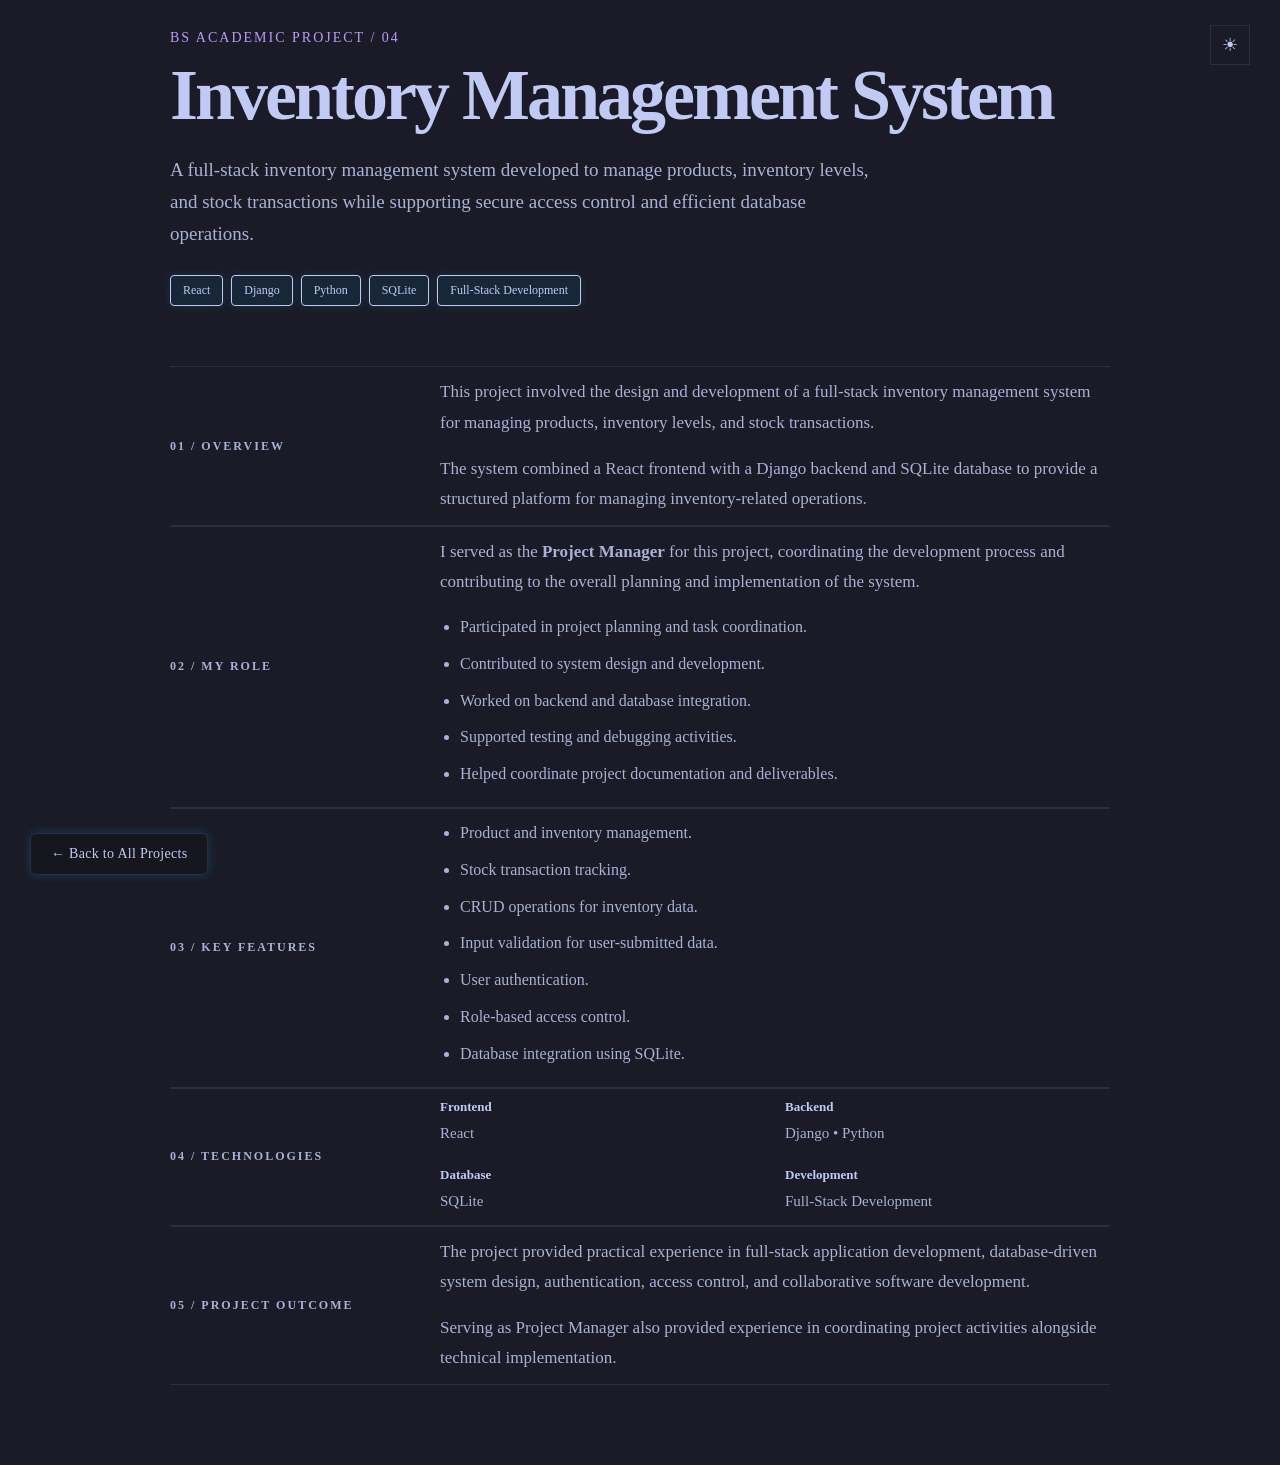
<file: projects/inventory-management-system.html>
<!DOCTYPE html>
<html lang="en">
<head>
<meta charset="UTF-8">
<meta name="viewport" content="width=device-width,initial-scale=1.0">
<title>Inventory Management System | Minahil Mobin</title>
<link rel="stylesheet" href="../style.css">

<!-- Google tag (gtag.js) -->
<script async src="https://www.googletagmanager.com/gtag/js?id=G-Q1FB6F69KT"></script>
<script>
  window.dataLayer = window.dataLayer || [];
  function gtag(){dataLayer.push(arguments);}
  gtag('js', new Date());

  gtag('config', 'G-Q1FB6F69KT');
</script>

</head>

<body>

<button class="theme-toggle" id="theme-toggle" aria-label="Toggle theme">
☀
</button>

<main class="project-page">


<section class="project-hero">

<p class="section-label">BS ACADEMIC PROJECT / 04</p>

<h1>Inventory Management System</h1>

<p class="project-intro">
A full-stack inventory management system developed to manage products, inventory levels, and stock transactions while supporting secure access control and efficient database operations.
</p>

<div class="project-tags">
<span>React</span>
<span>Django</span>
<span>Python</span>
<span>SQLite</span>
<span>Full-Stack Development</span>
</div>

</section>

<section class="project-details">

<div class="project-detail-block">

<p class="detail-label">01 / OVERVIEW</p>

<div class="detail-content">

<p>
This project involved the design and development of a full-stack inventory management system for managing products, inventory levels, and stock transactions.
</p>

<p>
The system combined a React frontend with a Django backend and SQLite database to provide a structured platform for managing inventory-related operations.
</p>

</div>

</div>

<div class="project-detail-block">

<p class="detail-label">02 / MY ROLE</p>

<div class="detail-content">

<p>
I served as the <strong>Project Manager</strong> for this project, coordinating the development process and contributing to the overall planning and implementation of the system.
</p>

<ul>
<li>Participated in project planning and task coordination.</li>
<li>Contributed to system design and development.</li>
<li>Worked on backend and database integration.</li>
<li>Supported testing and debugging activities.</li>
<li>Helped coordinate project documentation and deliverables.</li>
</ul>

</div>

</div>

<div class="project-detail-block">

<p class="detail-label">03 / KEY FEATURES</p>

<div class="detail-content">

<ul>
<li>Product and inventory management.</li>
<li>Stock transaction tracking.</li>
<li>CRUD operations for inventory data.</li>
<li>Input validation for user-submitted data.</li>
<li>User authentication.</li>
<li>Role-based access control.</li>
<li>Database integration using SQLite.</li>
</ul>

</div>

</div>

<div class="project-detail-block">

<p class="detail-label">04 / TECHNOLOGIES</p>

<div class="detail-content">

<div class="technology-grid">

<div>
<strong>Frontend</strong>
<p>React</p>
</div>

<div>
<strong>Backend</strong>
<p>Django • Python</p>
</div>

<div>
<strong>Database</strong>
<p>SQLite</p>
</div>

<div>
<strong>Development</strong>
<p>Full-Stack Development</p>
</div>

</div>

</div>

</div>

<div class="project-detail-block">

<p class="detail-label">05 / PROJECT OUTCOME</p>

<div class="detail-content">

<p>
The project provided practical experience in full-stack application development, database-driven system design, authentication, access control, and collaborative software development.
</p>

<p>
Serving as Project Manager also provided experience in coordinating project activities alongside technical implementation.
</p>

</div>

</div>

</section>

<a href="../index.html#projects" class="back-projects-link">
← Back to All Projects
</a>

</main>

<script src="../script.js"></script>

</body>
</html>
</file>
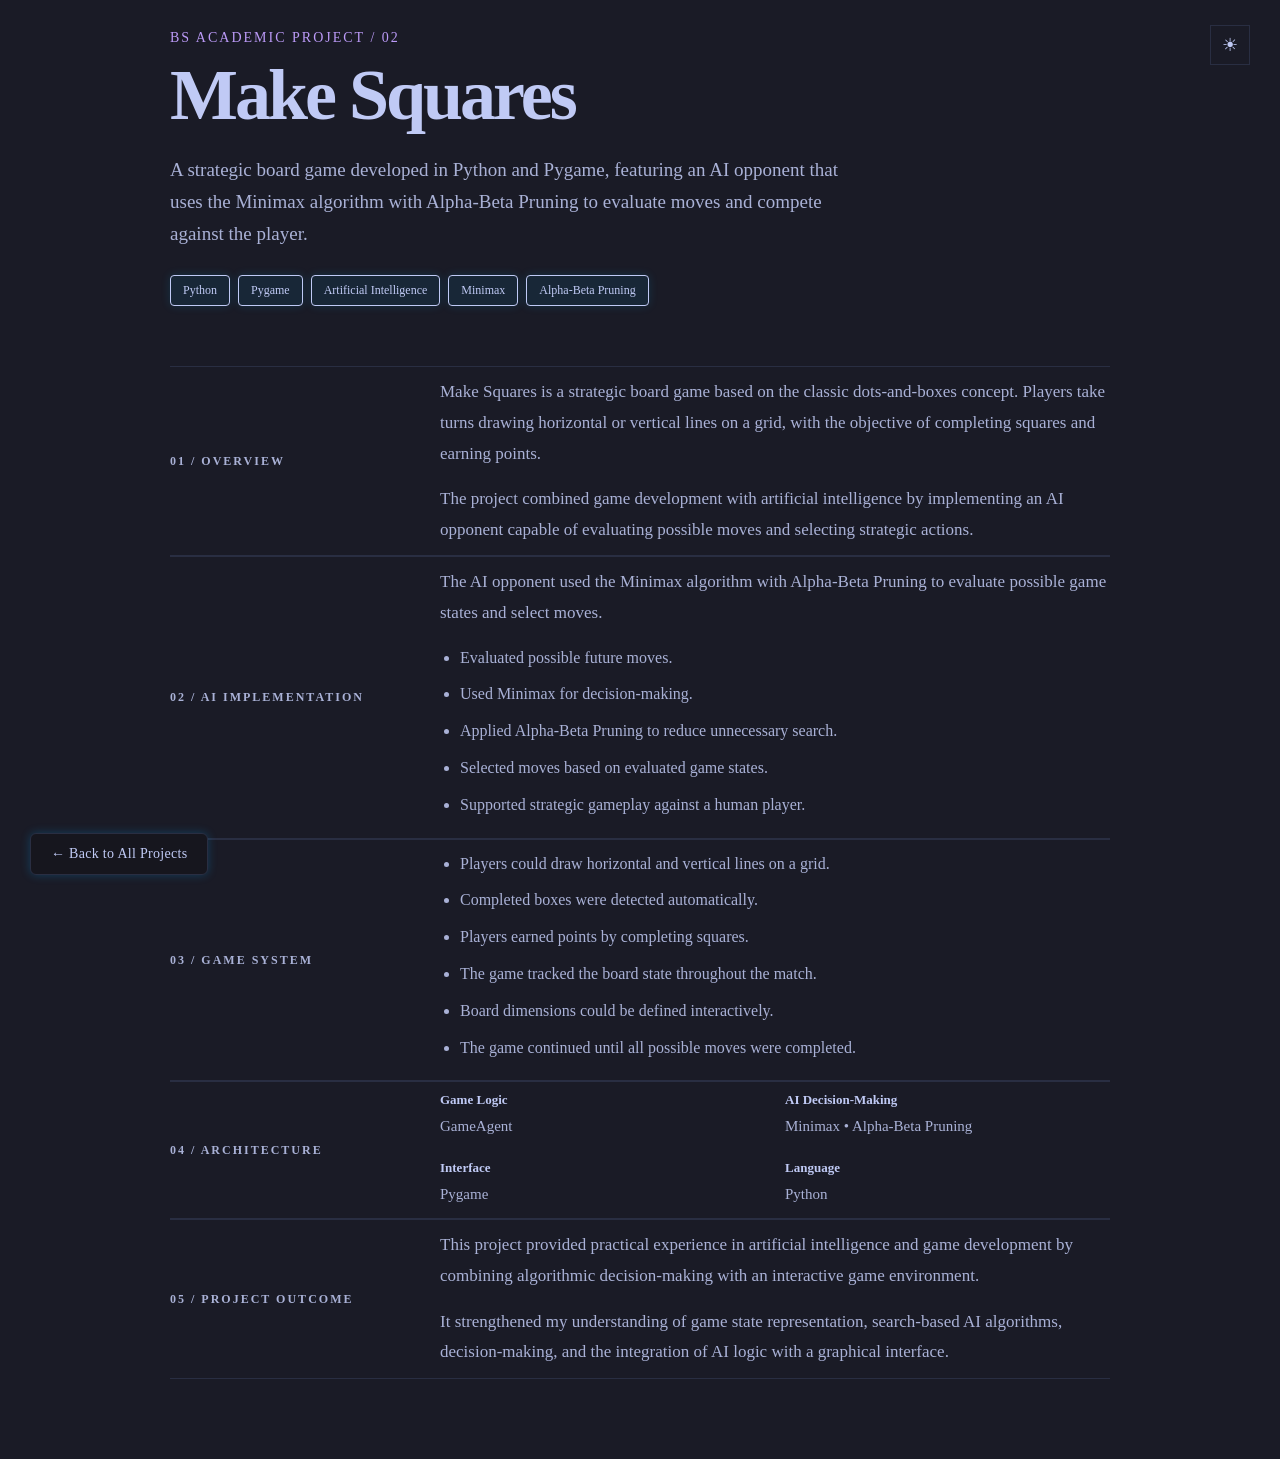
<file: projects/make-squares.html>
<!DOCTYPE html>
<html lang="en">
<head>
<meta charset="UTF-8">
<meta name="viewport" content="width=device-width,initial-scale=1.0">
<title>Make Squares | Minahil Mobin</title>
<link rel="stylesheet" href="../style.css">

<!-- Google tag (gtag.js) -->
<script async src="https://www.googletagmanager.com/gtag/js?id=G-Q1FB6F69KT"></script>
<script>
  window.dataLayer = window.dataLayer || [];
  function gtag(){dataLayer.push(arguments);}
  gtag('js', new Date());

  gtag('config', 'G-Q1FB6F69KT');
</script>

</head>

<body>

<button class="theme-toggle" id="theme-toggle" aria-label="Toggle theme">
☀
</button>

<main class="project-page">



<section class="project-hero">

<p class="section-label">BS ACADEMIC PROJECT / 02</p>

<h1>Make Squares</h1>

<p class="project-intro">
A strategic board game developed in Python and Pygame, featuring an AI opponent that uses the Minimax algorithm with Alpha-Beta Pruning to evaluate moves and compete against the player.
</p>

<div class="project-tags">
<span>Python</span>
<span>Pygame</span>
<span>Artificial Intelligence</span>
<span>Minimax</span>
<span>Alpha-Beta Pruning</span>
</div>

</section>

<section class="project-details">

<div class="project-detail-block">

<p class="detail-label">01 / OVERVIEW</p>

<div class="detail-content">

<p>
Make Squares is a strategic board game based on the classic dots-and-boxes concept. Players take turns drawing horizontal or vertical lines on a grid, with the objective of completing squares and earning points.
</p>

<p>
The project combined game development with artificial intelligence by implementing an AI opponent capable of evaluating possible moves and selecting strategic actions.
</p>

</div>

</div>

<div class="project-detail-block">

<p class="detail-label">02 / AI IMPLEMENTATION</p>

<div class="detail-content">

<p>
The AI opponent used the Minimax algorithm with Alpha-Beta Pruning to evaluate possible game states and select moves.
</p>

<ul>
<li>Evaluated possible future moves.</li>
<li>Used Minimax for decision-making.</li>
<li>Applied Alpha-Beta Pruning to reduce unnecessary search.</li>
<li>Selected moves based on evaluated game states.</li>
<li>Supported strategic gameplay against a human player.</li>
</ul>

</div>

</div>

<div class="project-detail-block">

<p class="detail-label">03 / GAME SYSTEM</p>

<div class="detail-content">

<ul>
<li>Players could draw horizontal and vertical lines on a grid.</li>
<li>Completed boxes were detected automatically.</li>
<li>Players earned points by completing squares.</li>
<li>The game tracked the board state throughout the match.</li>
<li>Board dimensions could be defined interactively.</li>
<li>The game continued until all possible moves were completed.</li>
</ul>

</div>

</div>

<div class="project-detail-block">

<p class="detail-label">04 / ARCHITECTURE</p>

<div class="detail-content">

<div class="technology-grid">

<div>
<strong>Game Logic</strong>
<p>GameAgent</p>
</div>

<div>
<strong>AI Decision-Making</strong>
<p>Minimax • Alpha-Beta Pruning</p>
</div>

<div>
<strong>Interface</strong>
<p>Pygame</p>
</div>

<div>
<strong>Language</strong>
<p>Python</p>
</div>

</div>

</div>

</div>

<div class="project-detail-block">

<p class="detail-label">05 / PROJECT OUTCOME</p>

<div class="detail-content">

<p>
This project provided practical experience in artificial intelligence and game development by combining algorithmic decision-making with an interactive game environment.
</p>

<p>
It strengthened my understanding of game state representation, search-based AI algorithms, decision-making, and the integration of AI logic with a graphical interface.
</p>

</div>

</div>

</section>

<a href="../index.html#projects" class="back-projects-link">
← Back to All Projects
</a>

</main>

<script src="../script.js"></script>

</body>
</html>
</file>
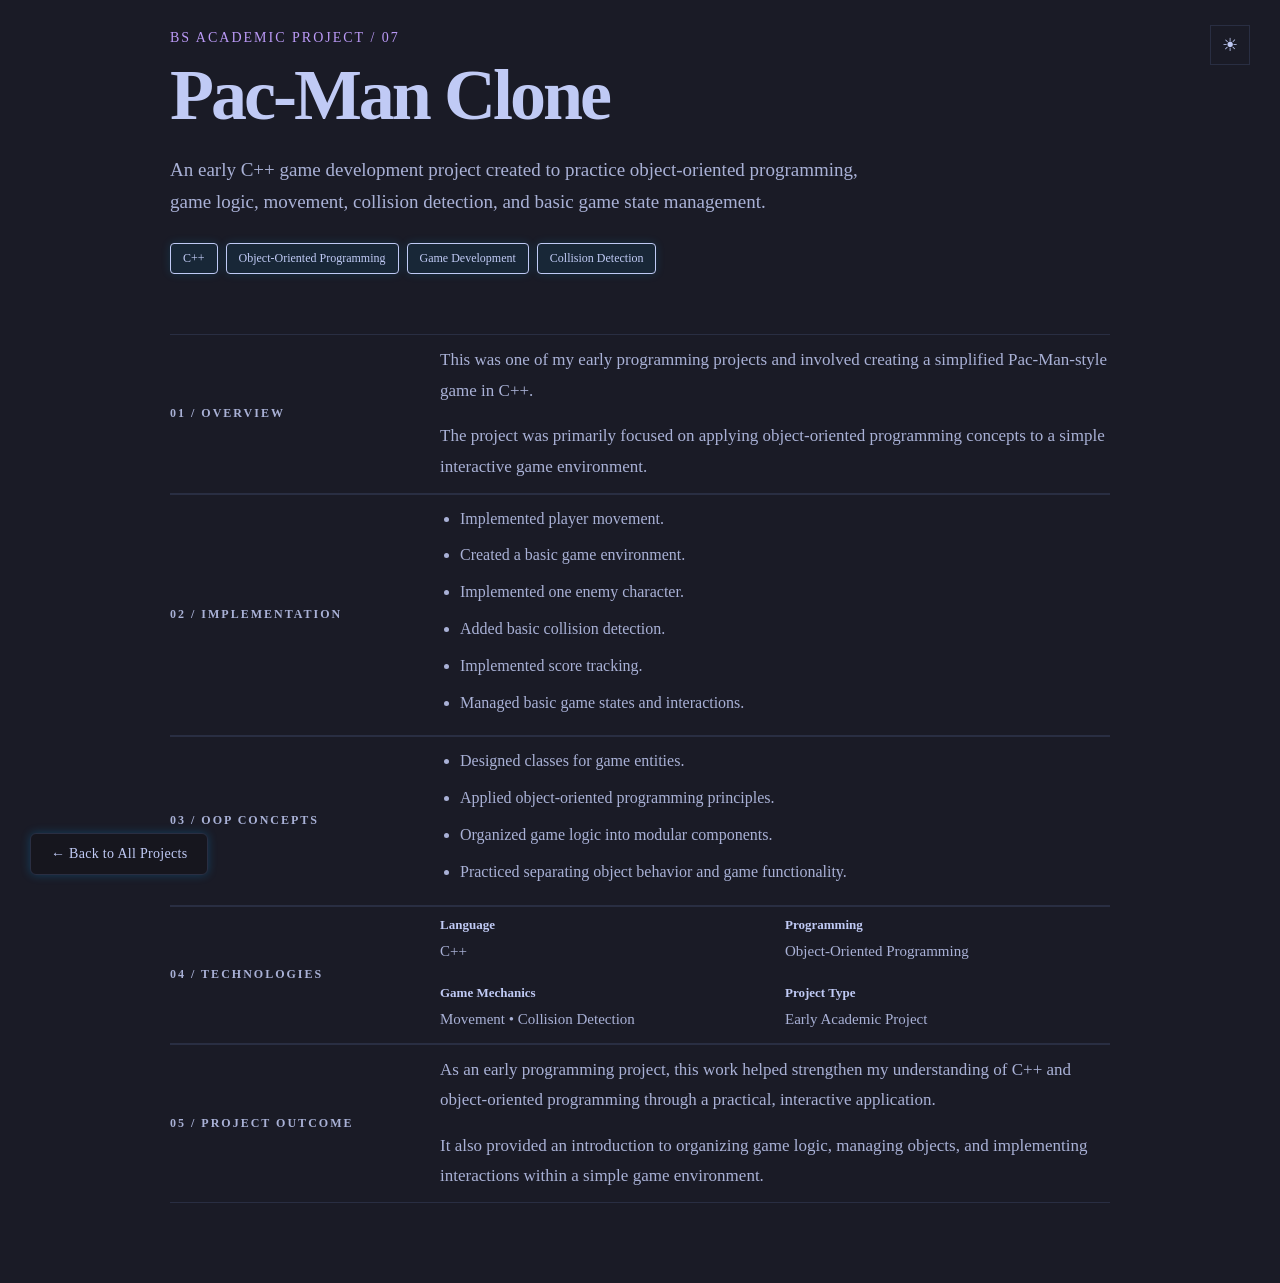
<file: projects/pac-man-clone.html>
<!DOCTYPE html>
<html lang="en">
<head>
<meta charset="UTF-8">
<meta name="viewport" content="width=device-width,initial-scale=1.0">
<title>Pac-Man Clone | Minahil Mobin</title>
<link rel="stylesheet" href="../style.css">

<!-- Google tag (gtag.js) -->
<script async src="https://www.googletagmanager.com/gtag/js?id=G-Q1FB6F69KT"></script>
<script>
  window.dataLayer = window.dataLayer || [];
  function gtag(){dataLayer.push(arguments);}
  gtag('js', new Date());

  gtag('config', 'G-Q1FB6F69KT');
</script>

</head>

<body>

<button class="theme-toggle" id="theme-toggle" aria-label="Toggle theme">
☀
</button>

<main class="project-page">


<section class="project-hero">

<p class="section-label">BS ACADEMIC PROJECT / 07</p>

<h1>Pac-Man Clone</h1>

<p class="project-intro">
An early C++ game development project created to practice object-oriented programming, game logic, movement, collision detection, and basic game state management.
</p>

<div class="project-tags">
<span>C++</span>
<span>Object-Oriented Programming</span>
<span>Game Development</span>
<span>Collision Detection</span>
</div>

</section>

<section class="project-details">

<div class="project-detail-block">

<p class="detail-label">01 / OVERVIEW</p>

<div class="detail-content">

<p>
This was one of my early programming projects and involved creating a simplified Pac-Man-style game in C++.
</p>

<p>
The project was primarily focused on applying object-oriented programming concepts to a simple interactive game environment.
</p>

</div>

</div>

<div class="project-detail-block">

<p class="detail-label">02 / IMPLEMENTATION</p>

<div class="detail-content">

<ul>
<li>Implemented player movement.</li>
<li>Created a basic game environment.</li>
<li>Implemented one enemy character.</li>
<li>Added basic collision detection.</li>
<li>Implemented score tracking.</li>
<li>Managed basic game states and interactions.</li>
</ul>

</div>

</div>

<div class="project-detail-block">

<p class="detail-label">03 / OOP CONCEPTS</p>

<div class="detail-content">

<ul>
<li>Designed classes for game entities.</li>
<li>Applied object-oriented programming principles.</li>
<li>Organized game logic into modular components.</li>
<li>Practiced separating object behavior and game functionality.</li>
</ul>

</div>

</div>

<div class="project-detail-block">

<p class="detail-label">04 / TECHNOLOGIES</p>

<div class="detail-content">

<div class="technology-grid">

<div>
<strong>Language</strong>
<p>C++</p>
</div>

<div>
<strong>Programming</strong>
<p>Object-Oriented Programming</p>
</div>

<div>
<strong>Game Mechanics</strong>
<p>Movement • Collision Detection</p>
</div>

<div>
<strong>Project Type</strong>
<p>Early Academic Project</p>
</div>

</div>

</div>

</div>

<div class="project-detail-block">

<p class="detail-label">05 / PROJECT OUTCOME</p>

<div class="detail-content">

<p>
As an early programming project, this work helped strengthen my understanding of C++ and object-oriented programming through a practical, interactive application.
</p>

<p>
It also provided an introduction to organizing game logic, managing objects, and implementing interactions within a simple game environment.
</p>

</div>

</div>

</section>

<a href="../index.html#projects" class="back-projects-link">
← Back to All Projects
</a>

</main>

<script src="../script.js"></script>

</body>
</html>
</file>
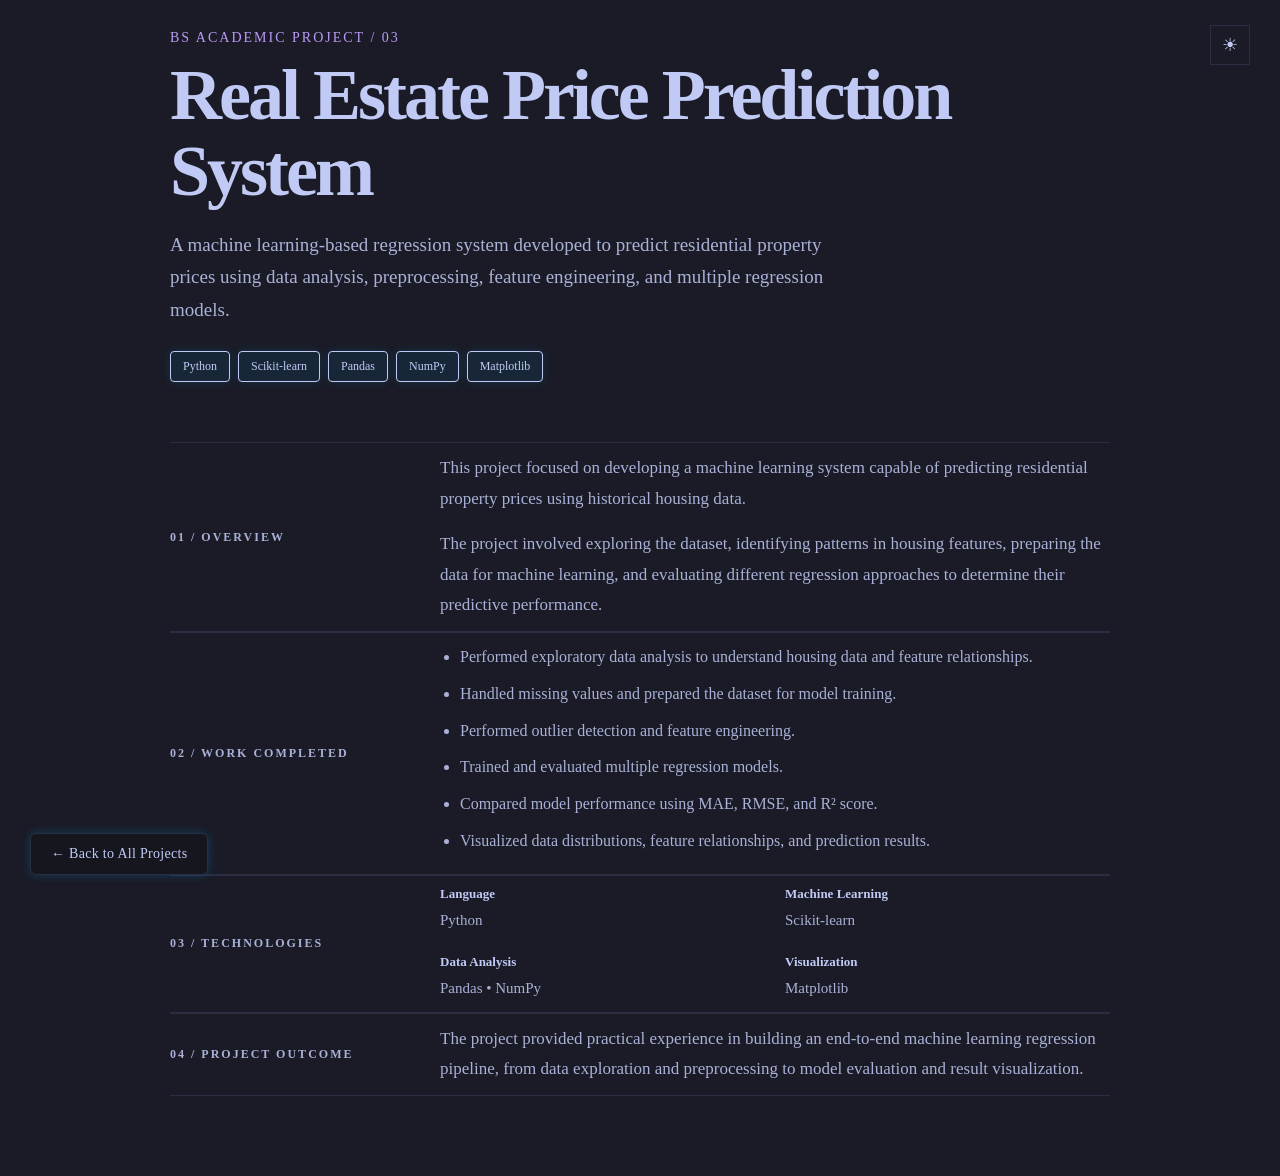
<file: projects/real-estate-price-prediction.html>
<!DOCTYPE html>
<html lang="en">
<head>
<meta charset="UTF-8">
<meta name="viewport" content="width=device-width,initial-scale=1.0">
<title>Real Estate Price Prediction System | Minahil Mobin</title>
<link rel="stylesheet" href="../style.css">

<!-- Google tag (gtag.js) -->
<script async src="https://www.googletagmanager.com/gtag/js?id=G-Q1FB6F69KT"></script>
<script>
  window.dataLayer = window.dataLayer || [];
  function gtag(){dataLayer.push(arguments);}
  gtag('js', new Date());

  gtag('config', 'G-Q1FB6F69KT');
</script>

</head>

<body>

<button class="theme-toggle" id="theme-toggle" aria-label="Toggle theme">
☀
</button>

<main class="project-page">


<section class="project-hero">

<p class="section-label">BS ACADEMIC PROJECT / 03</p>

<h1>Real Estate Price Prediction System</h1>

<p class="project-intro">
A machine learning-based regression system developed to predict residential property prices using data analysis, preprocessing, feature engineering, and multiple regression models.
</p>

<div class="project-tags">
<span>Python</span>
<span>Scikit-learn</span>
<span>Pandas</span>
<span>NumPy</span>
<span>Matplotlib</span>
</div>

</section>

<section class="project-details">

<div class="project-detail-block">

<p class="detail-label">01 / OVERVIEW</p>

<div class="detail-content">

<p>
This project focused on developing a machine learning system capable of predicting residential property prices using historical housing data.
</p>

<p>
The project involved exploring the dataset, identifying patterns in housing features, preparing the data for machine learning, and evaluating different regression approaches to determine their predictive performance.
</p>

</div>

</div>

<div class="project-detail-block">

<p class="detail-label">02 / WORK COMPLETED</p>

<div class="detail-content">

<ul>
<li>Performed exploratory data analysis to understand housing data and feature relationships.</li>
<li>Handled missing values and prepared the dataset for model training.</li>
<li>Performed outlier detection and feature engineering.</li>
<li>Trained and evaluated multiple regression models.</li>
<li>Compared model performance using MAE, RMSE, and R² score.</li>
<li>Visualized data distributions, feature relationships, and prediction results.</li>
</ul>

</div>

</div>

<div class="project-detail-block">

<p class="detail-label">03 / TECHNOLOGIES</p>

<div class="detail-content">

<div class="technology-grid">

<div>
<strong>Language</strong>
<p>Python</p>
</div>

<div>
<strong>Machine Learning</strong>
<p>Scikit-learn</p>
</div>

<div>
<strong>Data Analysis</strong>
<p>Pandas • NumPy</p>
</div>

<div>
<strong>Visualization</strong>
<p>Matplotlib</p>
</div>

</div>

</div>

</div>

<div class="project-detail-block">

<p class="detail-label">04 / PROJECT OUTCOME</p>

<div class="detail-content">

<p>
The project provided practical experience in building an end-to-end machine learning regression pipeline, from data exploration and preprocessing to model evaluation and result visualization.
</p>

</div>

</div>

</section>

<a href="../index.html#projects" class="back-projects-link">
← Back to All Projects
</a>

</main>

<script src="../script.js"></script>

</body>
</html>
</file>
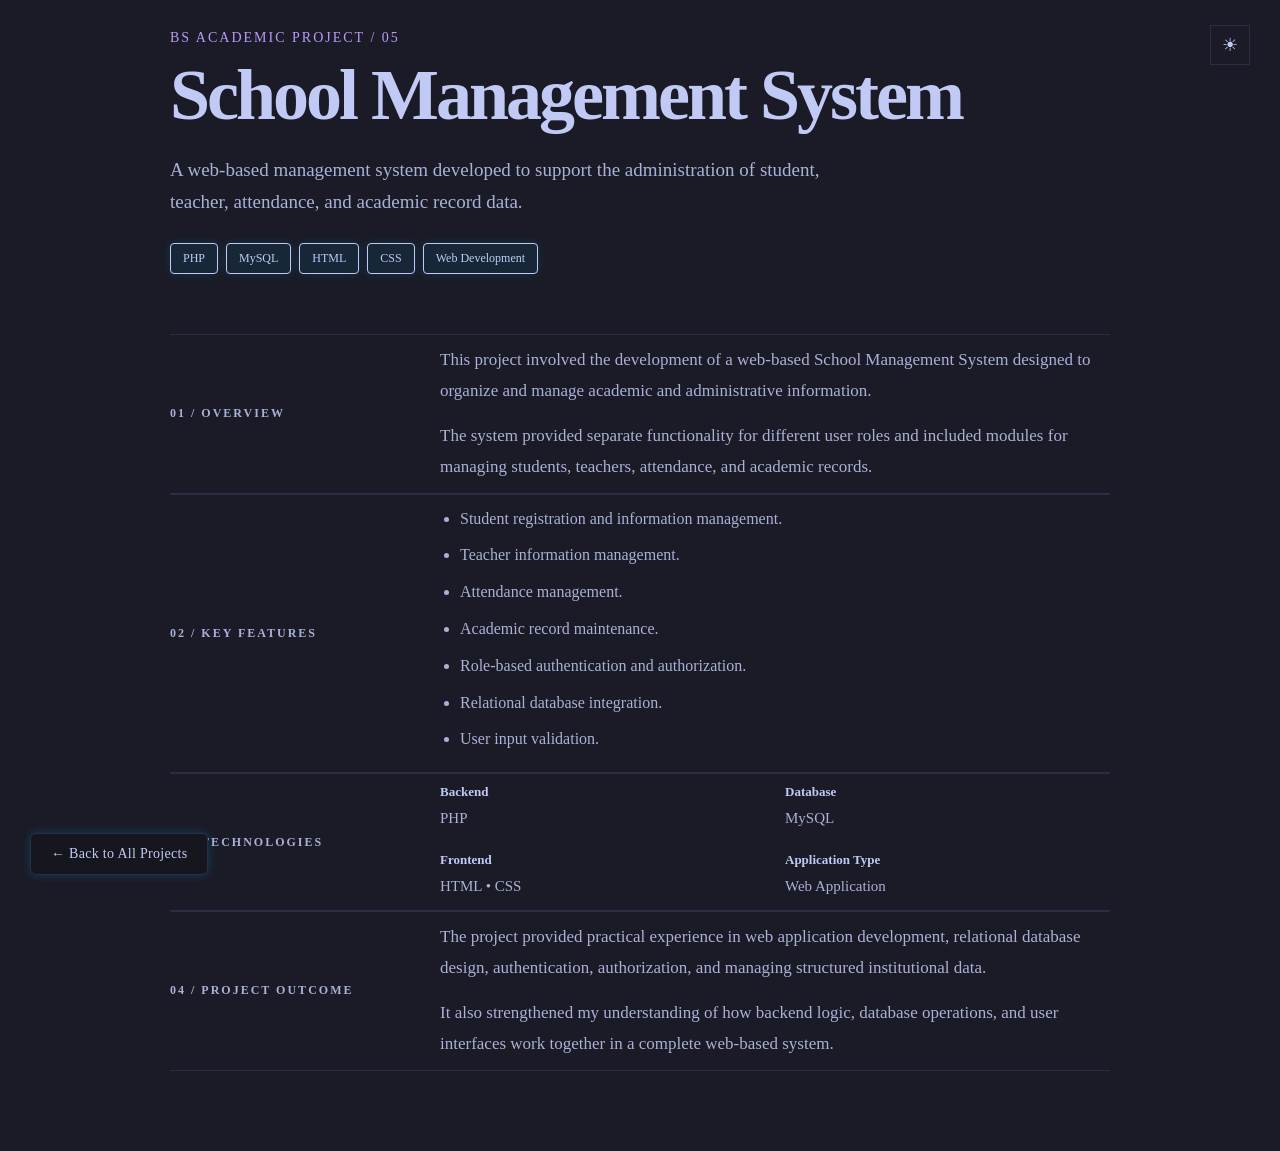
<file: projects/school-management-system.html>
<!DOCTYPE html>
<html lang="en">
<head>
<meta charset="UTF-8">
<meta name="viewport" content="width=device-width,initial-scale=1.0">
<title>School Management System | Minahil Mobin</title>
<link rel="stylesheet" href="../style.css">

<!-- Google tag (gtag.js) -->
<script async src="https://www.googletagmanager.com/gtag/js?id=G-Q1FB6F69KT"></script>
<script>
  window.dataLayer = window.dataLayer || [];
  function gtag(){dataLayer.push(arguments);}
  gtag('js', new Date());

  gtag('config', 'G-Q1FB6F69KT');
</script>

</head>

<body>

<button class="theme-toggle" id="theme-toggle" aria-label="Toggle theme">
☀
</button>

<main class="project-page">


<section class="project-hero">

<p class="section-label">BS ACADEMIC PROJECT / 05</p>

<h1>School Management System</h1>

<p class="project-intro">
A web-based management system developed to support the administration of student, teacher, attendance, and academic record data.
</p>

<div class="project-tags">
<span>PHP</span>
<span>MySQL</span>
<span>HTML</span>
<span>CSS</span>
<span>Web Development</span>
</div>

</section>

<section class="project-details">

<div class="project-detail-block">

<p class="detail-label">01 / OVERVIEW</p>

<div class="detail-content">

<p>
This project involved the development of a web-based School Management System designed to organize and manage academic and administrative information.
</p>

<p>
The system provided separate functionality for different user roles and included modules for managing students, teachers, attendance, and academic records.
</p>

</div>

</div>

<div class="project-detail-block">

<p class="detail-label">02 / KEY FEATURES</p>

<div class="detail-content">

<ul>
<li>Student registration and information management.</li>
<li>Teacher information management.</li>
<li>Attendance management.</li>
<li>Academic record maintenance.</li>
<li>Role-based authentication and authorization.</li>
<li>Relational database integration.</li>
<li>User input validation.</li>
</ul>

</div>

</div>

<div class="project-detail-block">

<p class="detail-label">03 / TECHNOLOGIES</p>

<div class="detail-content">

<div class="technology-grid">

<div>
<strong>Backend</strong>
<p>PHP</p>
</div>

<div>
<strong>Database</strong>
<p>MySQL</p>
</div>

<div>
<strong>Frontend</strong>
<p>HTML • CSS</p>
</div>

<div>
<strong>Application Type</strong>
<p>Web Application</p>
</div>

</div>

</div>

</div>

<div class="project-detail-block">

<p class="detail-label">04 / PROJECT OUTCOME</p>

<div class="detail-content">

<p>
The project provided practical experience in web application development, relational database design, authentication, authorization, and managing structured institutional data.
</p>

<p>
It also strengthened my understanding of how backend logic, database operations, and user interfaces work together in a complete web-based system.
</p>

</div>

</div>

</section>

<a href="../index.html#projects" class="back-projects-link">
← Back to All Projects
</a>

</main>

<script src="../script.js"></script>

</body>
</html>
</file>
<file: style.css>
*{
margin:0;
padding:0;
box-sizing:border-box;
}

:root{
--background:#1a1b26;
--background-secondary:#16161e;
--text:#c0caf5;
--text-secondary:#a9b1d6;
--blue:#7aa2f7;
--purple:#bb9af7;
--border:#292e42;
}

html{
scroll-behavior:smooth;
}

body{
background:var(--background);
color:var(--text);
font-family:"Times New Roman",serif;
}

.navbar{
position:fixed;
top:0;
left:0;
right:0;
z-index:1000;
height:80px;
display:flex;
align-items:center;
justify-content:space-between;
max-width:1200px;
margin:auto;
padding:0 40px;
background:var(--background);
border-bottom:1px solid var(--border);
}

.logo{
font-size:28px;
font-weight:bold;
color:var(--blue);
letter-spacing:2px;
text-decoration:none;
}

.logo span{
color:var(--purple);
}

.nav-links{
display:flex;
gap:35px;
}

.nav-links a{
color:var(--text-secondary);
text-decoration:none;
font-size:17px;
transition:0.3s;
}

.nav-links a:hover{
color:var(--blue);
}

.nav-button{
border:1px solid var(--blue);
color:var(--blue);
padding:10px 18px;
text-decoration:none;
font-size:16px;
transition:0.3s;
}

.nav-button:hover{
background:var(--blue);
color:var(--background);
}

main{
max-width:1200px;
margin:auto;
padding:0 40px;
}

.hero{
min-height:calc(100vh - 80px);
display:grid;
grid-template-columns:1.1fr 0.9fr;
align-items:center;
gap:80px;
}

.hero-label{
color:var(--purple);
font-size:15px;
letter-spacing:2px;
margin-bottom:25px;
}

.hero h2{
font-size:72px;
line-height:1.05;
max-width:700px;
color:var(--text);
margin-bottom:30px;
}

.hero-description{
font-size:21px;
line-height:1.6;
color:var(--text-secondary);
max-width:600px;
margin-bottom:40px;
}

.hero-buttons{
display:flex;
gap:20px;
}

.primary-button,
.secondary-button{
padding:14px 25px;
text-decoration:none;
font-size:17px;
transition:0.3s;
}

.primary-button{
background:var(--blue);
color:var(--background);
}

.primary-button:hover{
background:var(--purple);
}

.secondary-button{
border:1px solid var(--border);
color:var(--text);
}

.secondary-button:hover{
border-color:var(--blue);
color:var(--blue);
}

.hero-visual{
display:flex;
justify-content:center;
}

.code-card{
width:100%;
max-width:450px;
background:var(--background-secondary);
border:1px solid var(--border);
box-shadow:0 20px 60px rgba(0,0,0,0.3);
}

.code-header{
height:45px;
display:flex;
align-items:center;
gap:8px;
padding:0 18px;
border-bottom:1px solid var(--border);
}

.code-header span{
width:11px;
height:11px;
border-radius:50%;
background:var(--purple);
}

.code-card pre{
padding:30px;
overflow:auto;
}

.code-card code{
color:var(--text-secondary);
font-family:Consolas,monospace;
font-size:15px;
line-height:1.8;
}

@media(max-width:900px){

.navbar{
padding:20px 25px;
flex-wrap:wrap;
gap:20px;
}

.nav-links{
display:flex;
gap:18px;
flex-wrap:wrap;
}

.nav-button{
display:block;
}

.hero{
grid-template-columns:1fr;
gap:50px;
padding:80px 0;
}

.hero h2{
font-size:58px;
}

.hero-visual{
justify-content:flex-start;
}

}

@media(max-width:600px){

.navbar{
height:auto;
padding:20px;
display:flex;
flex-direction:column;
align-items:flex-start;
gap:20px;
}

.nav-links{
display:flex;
gap:12px 18px;
flex-wrap:wrap;
width:100%;
}

.nav-links a{
font-size:13px;
}

.nav-button{
display:block;
font-size:14px;
padding:9px 14px;
}

.logo{
font-size:24px;
}

main{
padding:0 20px;
}

.hero{
padding:70px 0;
}

.hero h2{
font-size:45px;
}

.hero-description{
font-size:18px;
}

.hero-buttons{
flex-direction:column;
align-items:flex-start;
}

.code-card{
width:100%;
}

.code-card pre{
padding:20px;
}

}

.nav-actions{
display:flex;
align-items:center;
gap:15px;
}

.theme-toggle{
background:transparent;
border:1px solid var(--border);
color:var(--text);
width:40px;
height:40px;
font-size:18px;
cursor:pointer;
transition:0.3s;
}

.theme-toggle:hover{
border-color:var(--blue);
color:var(--blue);
}

body.light-mode{
--background:#f8fafc;
--background-secondary:#ffffff;
--text:#1e293b;
--text-secondary:#475569;
--blue:#2563eb;
--purple:#7c3aed;
--border:#cbd5e1;
}
.about-section{
padding:140px 0;
}

.section-label{
color:var(--purple);
font-size:14px;
letter-spacing:2px;
margin-bottom:20px;
}

.section-heading h2{
font-size:52px;
line-height:1.15;
margin-bottom:70px;
}

.about-grid{
display:grid;
grid-template-columns:1fr 0.8fr;
gap:100px;
align-items:center;
}

.about-text{
max-width:650px;
}

.about-text p{
font-size:19px;
line-height:1.8;
color:var(--text-secondary);
margin-bottom:25px;
}

.about-tags{
display:flex;
flex-wrap:wrap;
gap:12px;
margin-top:35px;
}

.about-tags span{
border:1px solid var(--border);
padding:9px 16px;
font-size:15px;
color:var(--blue);
}

.about-card{
background:var(--background-secondary);
border:1px solid var(--border);
padding:25px;
min-height:350px;
display:flex;
flex-direction:column;
justify-content:space-between;
box-shadow:0 20px 60px rgba(0,0,0,0.2);
}

.about-card-top,
.about-card-bottom{
display:flex;
justify-content:space-between;
font-size:13px;
letter-spacing:1px;
color:var(--text-secondary);
}

.about-card-content{
width:min(280px,80%);
aspect-ratio:1;
margin:20px auto;
border-radius:50%;
overflow:hidden;
}

.about-card-content img{
width:100%;
height:100%;
object-fit:cover;
display:block;
}

.initials{
font-size:90px;
font-weight:bold;
color:var(--blue);
letter-spacing:5px;
margin-bottom:20px;
}

.about-card-content p{
color:var(--text-secondary);
font-size:18px;
line-height:1.6;
}

@media(max-width:900px){

.about-grid{
grid-template-columns:1fr;
gap:60px;
}

.section-heading h2{
font-size:42px;
}

.about-section{
padding:100px 0;
}

}
.projects-section{
padding:140px 0;
}

.project-category{
margin:70px 0 25px;
}

.category-label{
font-size:13px;
letter-spacing:3px;
color:var(--purple);
}

.academic-category{
margin-top:110px;
}

.projects-grid{
display:grid;
grid-template-columns:repeat(2,1fr);
gap:25px;
}

.project-card{
background:var(--background-secondary);
border:1px solid var(--border);
padding:35px;
min-height:380px;
display:flex;
flex-direction:column;
transition:0.3s;
}

.project-card:hover{
border-color:var(--blue);
transform:translateY(-6px);
}

.project-featured{
grid-column:span 2;
min-height:300px;
}

.project-number{
color:var(--purple);
font-size:14px;
letter-spacing:2px;
margin-bottom:35px;
}

.project-content{
margin-top:auto;
}

.project-content h3{
font-size:30px;
line-height:1.2;
margin-bottom:18px;
color:var(--text);
}

.project-content p{
font-size:17px;
line-height:1.7;
color:var(--text-secondary);
max-width:750px;
margin-bottom:25px;
}

.project-tags{
display:flex;
flex-wrap:wrap;
gap:10px;
margin-bottom:30px;
}

.project-tags span{
font-size:13px;
color:var(--blue);
border:1px solid var(--border);
padding:7px 12px;
}

.project-link{
color:var(--blue);
text-decoration:none;
font-size:16px;
}

.project-link:hover{
color:var(--purple);
}

@media(max-width:900px){

.projects-grid{
grid-template-columns:1fr;
}

.project-featured{
grid-column:span 1;
}

.project-category{
margin-top:60px;
}

.project-content h3{
font-size:26px;
}

}

@media(max-width:600px){

.projects-section{
padding:100px 0;
}

.project-card{
padding:25px;
min-height:350px;
}

.project-content h3{
font-size:24px;
}

.project-content p{
font-size:16px;
}

}

.experience-section{
padding:140px 0;
}

.experience-list{
display:flex;
flex-direction:column;
gap:80px;
}

.experience-item{
display:grid;
grid-template-columns:220px 1fr;
gap:60px;
padding-top:40px;
border-top:1px solid var(--border);
}

.experience-item:first-child{
border-top:none;
padding-top:0;
}

.experience-date p{
font-size:13px;
letter-spacing:2px;
color:var(--purple);
}

.experience-header{
display:flex;
justify-content:space-between;
align-items:flex-start;
gap:20px;
margin-bottom:20px;
}

.experience-content h3{
font-size:32px;
margin-bottom:8px;
}

.experience-company{
font-size:16px;
color:var(--blue);
}

.experience-status{
font-size:12px;
letter-spacing:2px;
color:var(--purple);
border:1px solid var(--border);
padding:8px 12px;
}

.experience-content>p{
font-size:17px;
line-height:1.7;
color:var(--text-secondary);
max-width:800px;
margin-bottom:40px;
}

.experience-highlights{
display:grid;
grid-template-columns:repeat(2,1fr);
gap:25px;
margin-bottom:35px;
}

.highlight-item{
display:flex;
gap:15px;
}

.highlight-item span{
color:var(--purple);
font-size:13px;
}

.highlight-item p{
color:var(--text-secondary);
line-height:1.6;
font-size:15px;
}

.experience-tags{
display:flex;
flex-wrap:wrap;
gap:10px;
padding-top:5px;
}

.experience-tags span{
font-size:13px;
color:var(--blue);
border:1px solid var(--border);
padding:7px 12px;
}

@media(max-width:900px){

.experience-item{
grid-template-columns:1fr;
gap:25px;
}

.experience-highlights{
grid-template-columns:1fr;
}

}

@media(max-width:600px){

.experience-section{
padding:100px 0;
}

.experience-list{
gap:60px;
}

.experience-header{
flex-direction:column;
}

.experience-content h3{
font-size:27px;
}

}

.certifications-section{
padding:140px 0;
}

.certifications-grid{
display:grid;
grid-template-columns:repeat(3,1fr);
gap:25px;
}

.certification-card{
background:var(--background-secondary);
border:1px solid var(--border);
padding:35px;
min-height:300px;
display:flex;
flex-direction:column;
transition:0.3s;
}

.certification-card:hover{
border-color:var(--blue);
transform:translateY(-6px);
}

.certification-number{
color:var(--purple);
font-size:14px;
letter-spacing:2px;
margin-bottom:50px;
}

.certification-content{
margin-top:auto;
}

.certification-issuer{
font-size:12px;
letter-spacing:2px;
color:var(--purple);
margin-bottom:15px;
}

.certification-content h3{
font-size:25px;
line-height:1.3;
margin-bottom:12px;
}

.certification-date{
font-size:15px;
color:var(--text-secondary);
margin-bottom:25px;
}

.certification-link{
color:var(--blue);
text-decoration:none;
font-size:15px;
}

.certification-link:hover{
color:var(--purple);
}

@media(max-width:900px){

.certifications-grid{
grid-template-columns:1fr;
}

}

.skills-section{
padding:140px 0;
}

.skills-grid{
display:grid;
grid-template-columns:repeat(2,1fr);
gap:25px;
}

.skill-category{
background:var(--background-secondary);
border:1px solid var(--border);
padding:35px;
min-height:280px;
transition:0.3s;
}

.skill-category:hover{
border-color:var(--blue);
transform:translateY(-6px);
}

.skill-category-label{
font-size:13px;
letter-spacing:2px;
color:var(--purple);
margin-bottom:30px;
}

.skill-list{
display:flex;
flex-wrap:wrap;
gap:10px;
}

.skill-list span{
font-size:14px;
color:var(--text-secondary);
border:1px solid var(--border);
padding:9px 13px;
transition:0.3s;
}

.skill-list span:hover{
color:var(--blue);
border-color:var(--blue);
}

@media(max-width:900px){

.skills-grid{
display:grid;
grid-template-columns:repeat(2,1fr);
gap:25px;
}

}

@media(max-width:600px){

.skills-section{
padding:100px 0;
}

.skill-category{
padding:25px;
}

}

.education-section{
padding:140px 0;
}

.education-list{
display:flex;
flex-direction:column;
gap:70px;
}

.education-item{
display:grid;
grid-template-columns:220px 1fr;
gap:60px;
padding-top:40px;
border-top:1px solid var(--border);
}

.education-item:first-child{
border-top:none;
padding-top:0;
}

.education-date p{
font-size:13px;
letter-spacing:2px;
color:var(--purple);
}

.education-content h3{
font-size:32px;
line-height:1.2;
margin-bottom:10px;
}

.education-institution{
font-size:16px;
color:var(--blue);
margin-bottom:25px;
}

.education-description{
font-size:17px;
line-height:1.7;
color:var(--text-secondary);
max-width:800px;
margin-bottom:25px;
}

.education-meta{
display:flex;
flex-wrap:wrap;
gap:12px;
}

.education-meta span{
font-size:13px;
color:var(--blue);
border:1px solid var(--border);
padding:8px 12px;
}

@media(max-width:900px){

.education-item{
grid-template-columns:1fr;
gap:25px;
}

}

@media(max-width:600px){

.education-section{
padding:100px 0;
}

.education-list{
gap:60px;
}

.education-content h3{
font-size:27px;
}

.education-description{
font-size:16px;
}

}

.education-coursework{
margin-top:30px;
display:flex;
flex-wrap:wrap;
gap:10px;
}

.education-coursework p{
width:100%;
font-size:13px;
letter-spacing:2px;
color:var(--purple);
margin-bottom:5px;
}

.education-coursework span{
font-size:13px;
color:var(--text-secondary);
border:1px solid var(--border);
padding:7px 12px;
}

.contact-section{
padding:120px 0;
border-top:1px solid var(--border);
}

.contact-top{
display:flex;
justify-content:space-between;
align-items:center;
margin-bottom:55px;
}

.contact-small-text{
font-size:12px;
letter-spacing:2px;
color:var(--text-secondary);
}

.contact-main{
max-width:700px;
}

.contact-main h2{
font-size:clamp(42px,6vw,72px);
line-height:1;
letter-spacing:-2px;
margin-bottom:25px;
}

.contact-main h2 span{
color:var(--purple);
}

.contact-main p{
font-size:17px;
line-height:1.7;
color:var(--text-secondary);
max-width:600px;
}

.contact-bottom{
margin-top:55px;
}

.contact-line{
height:1px;
background:var(--border);
margin-bottom:0;
}

.contact-links{
display:grid;
grid-template-columns:repeat(2,1fr);
}

.contact-links a{
display:grid;
grid-template-columns:40px 1fr 25px;
align-items:center;
padding:20px 0;
color:var(--text);
text-decoration:none;
font-size:17px;
transition:0.3s;
}

.contact-links a:first-child{
border-right:1px solid var(--border);
padding-right:30px;
}

.contact-links a:last-child{
padding-left:30px;
}

.contact-links a span{
font-size:11px;
letter-spacing:2px;
color:var(--purple);
}

.contact-links a i{
font-style:normal;
font-size:18px;
color:var(--blue);
transition:0.3s;
}

.contact-links a:hover{
color:var(--blue);
}

.contact-links a:hover i{
transform:translate(3px,-3px);
color:var(--purple);
}

@media(max-width:700px){

.contact-section{
padding:100px 0;
}

.contact-top{
align-items:flex-start;
flex-direction:column;
gap:15px;
margin-bottom:45px;
}

.contact-main h2{
font-size:52px;
}

.contact-main p{
font-size:16px;
}

.contact-bottom{
margin-top:45px;
}

.contact-links{
grid-template-columns:1fr;
}

.contact-links a:first-child{
border-right:none;
padding-right:0;
}

.contact-links a:last-child{
padding-left:0;
border-top:1px solid var(--border);
}

.contact-form{
margin-top:35px;
}

.form-group input,
.form-group textarea{
font-size:16px;
}

.contact-submit{
width:100%;
}

}

.project-page{
max-width:1100px;
margin:0 auto;
padding:60px 30px 120px;
}

.back-link{
display:inline-block;
color:var(--text-secondary);
text-decoration:none;
font-size:14px;
margin-bottom:100px;
transition:0.3s;
}

.back-link:hover{
color:var(--blue);
}

.project-hero{
max-width:900px;
padding-bottom:100px;
border-bottom:1px solid var(--border);
}

.project-hero h1{
font-size:clamp(50px,8vw,100px);
line-height:0.95;
letter-spacing:-3px;
margin:25px 0 35px;
}

.project-intro{
font-size:19px;
line-height:1.7;
color:var(--text-secondary);
max-width:750px;
margin-bottom:35px;
}

.project-details{
padding-top:80px;
}

.project-detail-block{
display:grid;
grid-template-columns:250px 1fr;
gap:60px;
padding:50px 0;
border-bottom:1px solid var(--border);
}

.detail-label{
font-size:12px;
letter-spacing:2px;
color:var(--purple);
}

.detail-content{
max-width:750px;
}

.detail-content p{
font-size:17px;
line-height:1.8;
color:var(--text-secondary);
margin-bottom:20px;
}

.detail-content ul{
padding-left:20px;
}

.detail-content li{
font-size:16px;
line-height:1.8;
color:var(--text-secondary);
margin-bottom:12px;
}

.technology-grid{
display:grid;
grid-template-columns:repeat(2,1fr);
gap:30px;
}

.technology-grid strong{
font-size:14px;
color:var(--text);
}

.technology-grid p{
font-size:15px;
margin-top:8px;
}

.back-projects-link{
position:fixed;
left:30px;
bottom:25px;
z-index:1000;
display:inline-flex;
align-items:center;
justify-content:center;
padding:14px 24px;
border:1px solid #00aaff;
border-radius:6px;
background:var(--background-secondary);
color:var(--text);
text-decoration:none;
font-size:14px;
font-weight:500;
letter-spacing:.3px;
transition:all .3s ease;
box-shadow:0 0 10px rgba(0,170,255,.25);
}

.back-projects-link:hover{
background:#00aaff;
border-color:#00aaff;
color:#ffffff;
transform:translateY(-3px);
box-shadow:0 0 15px rgba(0,170,255,.8),0 0 35px rgba(0,170,255,.5);
}

@media(max-width:700px){

.project-page{
padding:40px 20px 80px;
}

.back-link{
margin-bottom:70px;
}

.project-hero{
padding-bottom:70px;
}

.project-hero h1{
font-size:52px;
}

.project-intro{
font-size:17px;
}

.project-detail-block{
grid-template-columns:1fr;
gap:25px;
padding:40px 0;
}

.technology-grid{
grid-template-columns:1fr;
gap:20px;
}

}

.profile-image{
width:150px;
height:150px;
object-fit:cover;
border-radius:50%;
border:2px solid var(--blue);
margin-bottom:20px;
}

.primary-button,
.secondary-button,
.nav-button,
.project-link,
.certification-link,
.back-button,
.back-to-top{
display:inline-flex;
align-items:center;
justify-content:center;
padding:14px 24px;
border:1px solid #00aaff;
border-radius:6px;
background:var(--background-secondary);
color:var(--text-primary);
font-size:14px;
font-weight:500;
text-decoration:none;
letter-spacing:.3px;
transition:all .3s ease;
box-shadow:0 0 10px rgba(0,170,255,.25);
}

.back-button{
margin:50px 0 20px 40px;
}

.back-to-top{
position:fixed;
right:30px;
bottom:30px;
z-index:1000;
}

.primary-button:hover,
.secondary-button:hover,
.nav-button:hover,
.project-link:hover,
.certification-link:hover,
.back-button:hover,
.back-to-top:hover{
background:#00aaff;
border-color:#00aaff;
color:#ffffff;
transform:translateY(-3px);
box-shadow:0 0 15px rgba(0,170,255,.8),0 0 35px rgba(0,170,255,.5);
}

.nav-links a{
color:var(--text-primary);
text-decoration:none;
transition:all .3s ease;
}

.nav-links a:hover{
color:#00aaff;
text-shadow:0 0 10px rgba(0,170,255,.8),0 0 20px rgba(0,170,255,.5);
}

.project-page{
max-width:1000px;
margin:0 auto;
padding:30px 30px 80px;
}

.project-hero{
padding-bottom:25px;
border-bottom:none;
}

.project-hero .section-label{
margin:0 0 12px;
}

.project-hero h1{
margin:0 0 20px;
font-size:clamp(48px,8vw,90px);
line-height:.95;
}

.project-intro{
max-width:700px;
margin:0 0 25px;
line-height:1.7;
}

.project-tags{
display:flex;
flex-wrap:wrap;
gap:8px;
margin-bottom:35px;
}

.project-tags span{
padding:7px 12px;
border:1px solid var(--border);
border-radius:4px;
font-size:12px;
color:var(--text-secondary);
}

.project-details{
padding-top:0;
}

.project-detail-block{
display:grid;
grid-template-columns:220px 1fr;
gap:50px;
padding:10px 0;
border-top:1px solid var(--border);
}

.detail-label{
margin:0;
align-self:center;
font-weight:700;
color:var(--text-secondary);
}

.detail-content{
margin:0;
}

.detail-content p{
margin:0 0 15px;
}

.detail-content p:last-child{
margin-bottom:0;
}

.detail-content ul{
margin:0;
padding-left:20px;
}

.detail-content li{
margin-bottom:8px;
}

.technology-grid{
display:grid;
grid-template-columns:repeat(2,1fr);
gap:20px;
}

.technology-grid strong{
display:block;
margin-bottom:5px;
font-size:13px;
color:var(--text-primary);
}

.technology-grid p{
margin:0;
color:var(--text-secondary);
}

.back-projects-link{
display:inline-flex;
align-items:center;
margin-top:35px;
padding:12px 20px;
border:1px solid var(--border);
border-radius:6px;
background:var(--background-secondary);
color:var(--text-primary);
text-decoration:none;
font-size:14px;
transition:all .3s ease;
}

.back-projects-link:hover{
border-color:var(--accent);
color:var(--accent);
box-shadow:0 0 18px var(--accent);
transform:translateY(-2px);
}

@media(max-width:700px){

.project-page{
padding:25px 20px 60px;
}

.project-detail-block{
display:block;
padding:22px 0;
}

.detail-label{
margin-bottom:12px;
}

.technology-grid{
grid-template-columns:1fr;
gap:15px;
}

.project-hero h1{
font-size:clamp(42px,6vw,80px);
}

}

.project-hero .project-tags span{
border-color:var(--accent);
color:var(--accent);
background:rgba(0,180,255,.08);
box-shadow:0 0 10px rgba(0,180,255,.15);
}

body>.theme-toggle{
position:fixed;
top:25px;
right:30px;
z-index:1000;
}
/* Compact overall layout */

.navbar{
height:70px;
padding:0 30px;
}

.nav-links{
gap:25px;
}

main{
padding:0 30px;
}

.hero{
min-height:calc(100vh - 70px);
gap:50px;
}

.hero-label{
margin-bottom:18px;
}

.hero h2{
font-size:64px;
margin-bottom:22px;
}

.hero-description{
font-size:19px;
line-height:1.5;
margin-bottom:30px;
}

.about-section,
.projects-section,
.experience-section,
.certifications-section,
.skills-section,
.education-section{
padding:100px 0;
}

.section-heading h2{
margin-bottom:50px;
}

.about-grid{
gap:70px;
}

.about-text p{
font-size:18px;
line-height:1.7;
margin-bottom:20px;
}

.about-tags{
margin-top:25px;
}

.projects-grid{
gap:20px;
}

.project-card{
padding:28px;
min-height:340px;
}

.project-featured{
min-height:270px;
}

.project-number{
margin-bottom:25px;
}

.project-content h3{
font-size:27px;
margin-bottom:14px;
}

.project-content p{
font-size:16px;
line-height:1.6;
margin-bottom:20px;
}

.experience-list{
gap:55px;
}

.experience-item{
gap:45px;
padding-top:30px;
}

.experience-content>p{
margin-bottom:30px;
}

.experience-highlights{
gap:20px;
margin-bottom:25px;
}

.certification-card{
padding:28px;
min-height:260px;
}

.certification-number{
margin-bottom:35px;
}

.skills-grid{
gap:20px;
}

.skill-category{
padding:28px;
min-height:250px;
}

.skill-category-label{
margin-bottom:22px;
}

.education-list{
gap:50px;
}

.education-item{
gap:45px;
padding-top:30px;
}

.education-institution{
margin-bottom:18px;
}

.education-description{
margin-bottom:20px;
}

.contact-section{
padding:90px 0;
}

.contact-top{
margin-bottom:40px;
}

.contact-bottom{
margin-top:40px;
}

.project-hero h1{
font-size:72px;
line-height:1.05;
}

@media(max-width:700px){

.project-hero h1{
font-size:52px;
}

}

@media(max-width:900px){

.navbar{
padding:0 25px;
}

.nav-links{
gap:18px;
}

.nav-links a{
font-size:15px;
}

.nav-button{
font-size:14px;
padding:9px 14px;
}

}

@media(max-width:600px){

.navbar{
height:auto;
min-height:70px;
padding:14px 20px;
display:flex;
flex-wrap:wrap;
gap:12px;
}

.logo{
font-size:23px;
}

.nav-links{
order:3;
width:100%;
display:flex;
justify-content:space-between;
gap:10px;
padding-top:10px;
border-top:1px solid var(--border);
}

.nav-links a{
font-size:12px;
}

.nav-button{
font-size:13px;
padding:8px 12px;
}

.nav-actions{
gap:8px;
}

.theme-toggle{
width:36px;
height:36px;
font-size:16px;
}

main{
padding:110px 20px 0;
}

}

.contact-form{
margin-top:50px;
max-width:700px;
}

.form-group{
display:flex;
flex-direction:column;
margin-bottom:25px;
}

.form-group label{
font-size:12px;
letter-spacing:2px;
color:var(--purple);
margin-bottom:10px;
}

.form-group input,
.form-group textarea{
width:100%;
padding:15px;
background:var(--background-secondary);
border:1px solid var(--border);
color:var(--text);
font-family:"Times New Roman",serif;
font-size:16px;
outline:none;
transition:0.3s;
resize:vertical;
}

.form-group input:focus,
.form-group textarea:focus{
border-color:var(--blue);
box-shadow:0 0 12px rgba(0,170,255,.2);
}

.form-group input::placeholder,
.form-group textarea::placeholder{
color:var(--text-secondary);
opacity:.7;
}

.contact-submit{
display:inline-flex;
align-items:center;
justify-content:center;
padding:14px 24px;
border:1px solid #00aaff;
border-radius:6px;
background:var(--background-secondary);
color:var(--text);
font-family:"Times New Roman",serif;
font-size:14px;
font-weight:500;
letter-spacing:.3px;
cursor:pointer;
transition:all .3s ease;
box-shadow:0 0 10px rgba(0,170,255,.25);
}

.contact-submit:hover{
background:#00aaff;
border-color:#00aaff;
color:#ffffff;
transform:translateY(-3px);
box-shadow:0 0 15px rgba(0,170,255,.8),0 0 35px rgba(0,170,255,.5);
}

.form-success{
display:none;
position:fixed;
top:50%;
left:50%;
transform:translate(-50%,-50%);
z-index:9999;
width:max-content;
max-width:90%;
margin:0;
padding:20px 30px;
border:1px solid var(--blue);
color:var(--blue);
background:var(--background-secondary);
font-size:16px;
text-align:center;
}

.form-success.show{
display:block;
}

@media(max-width:600px){

.form-success{
width:90%;
max-width:90%;
padding:16px 20px;
font-size:14px;
line-height:1.5;
}
}
</file>
